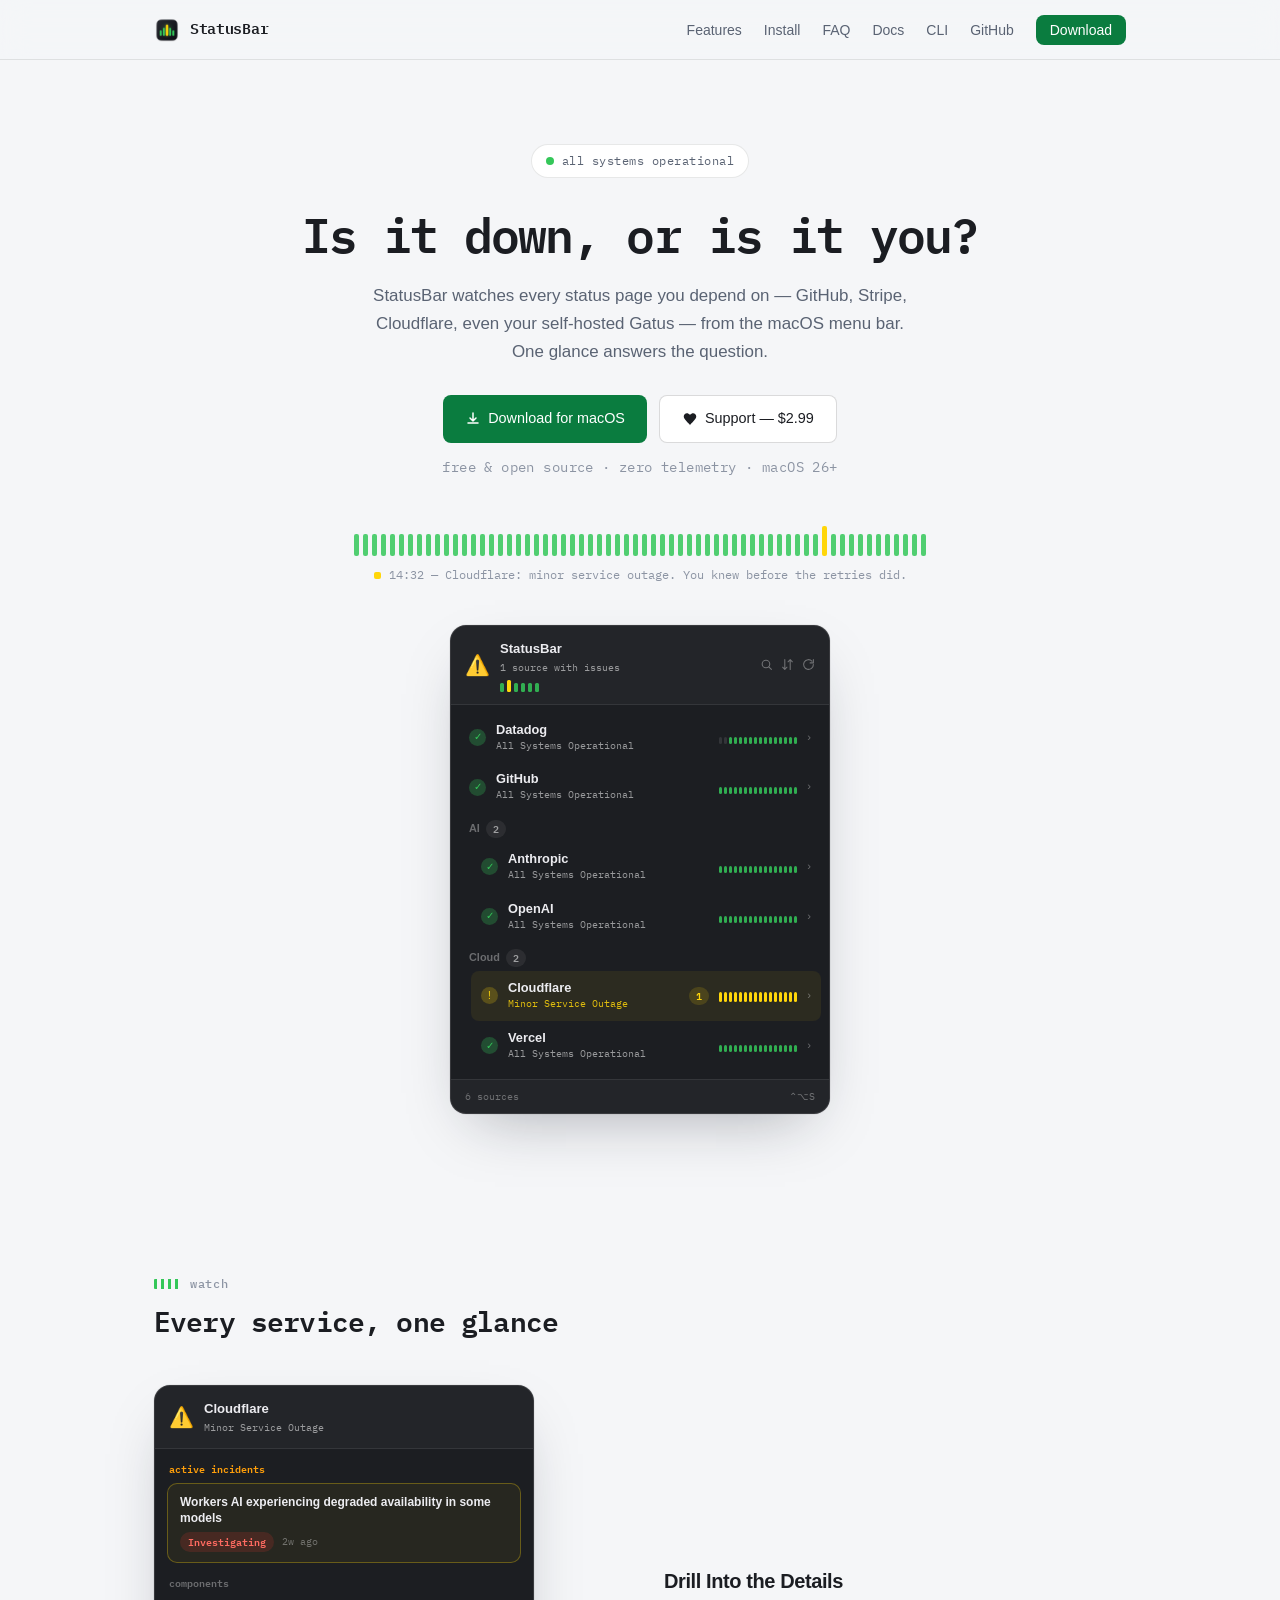
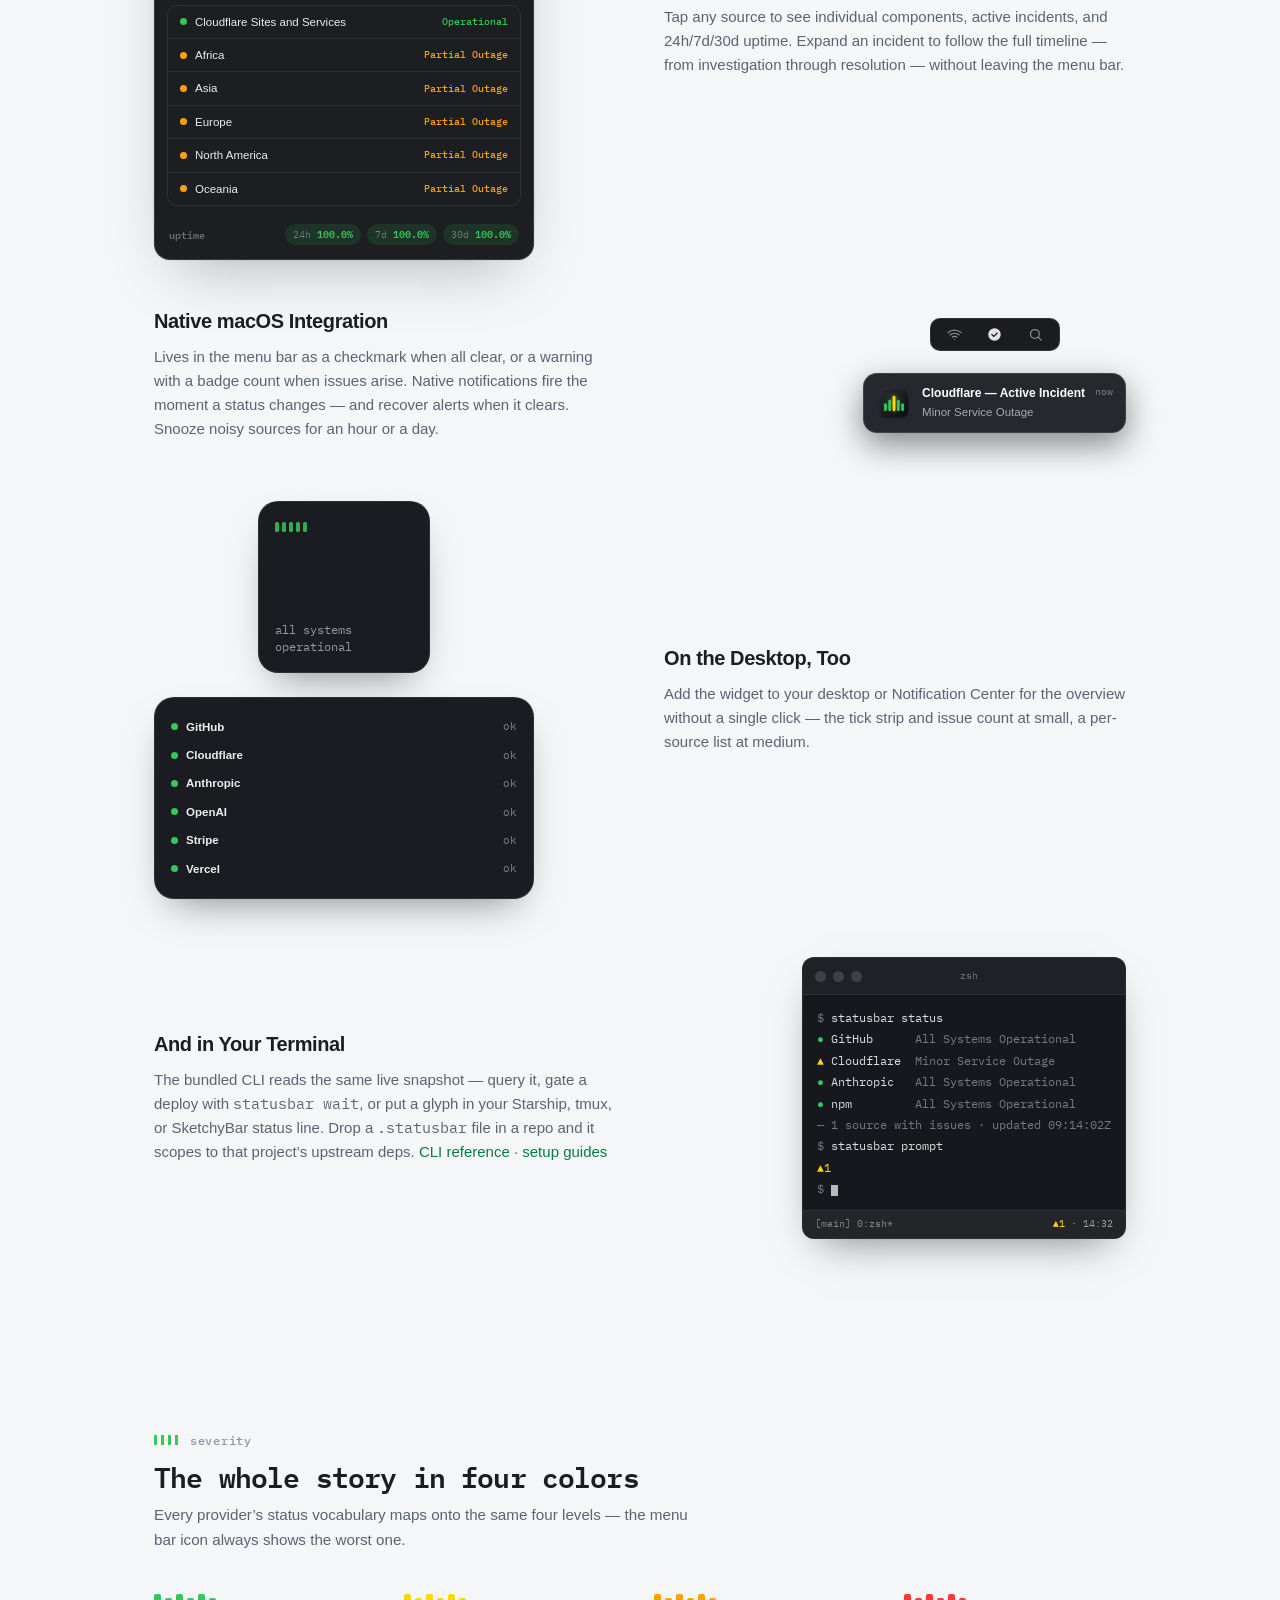
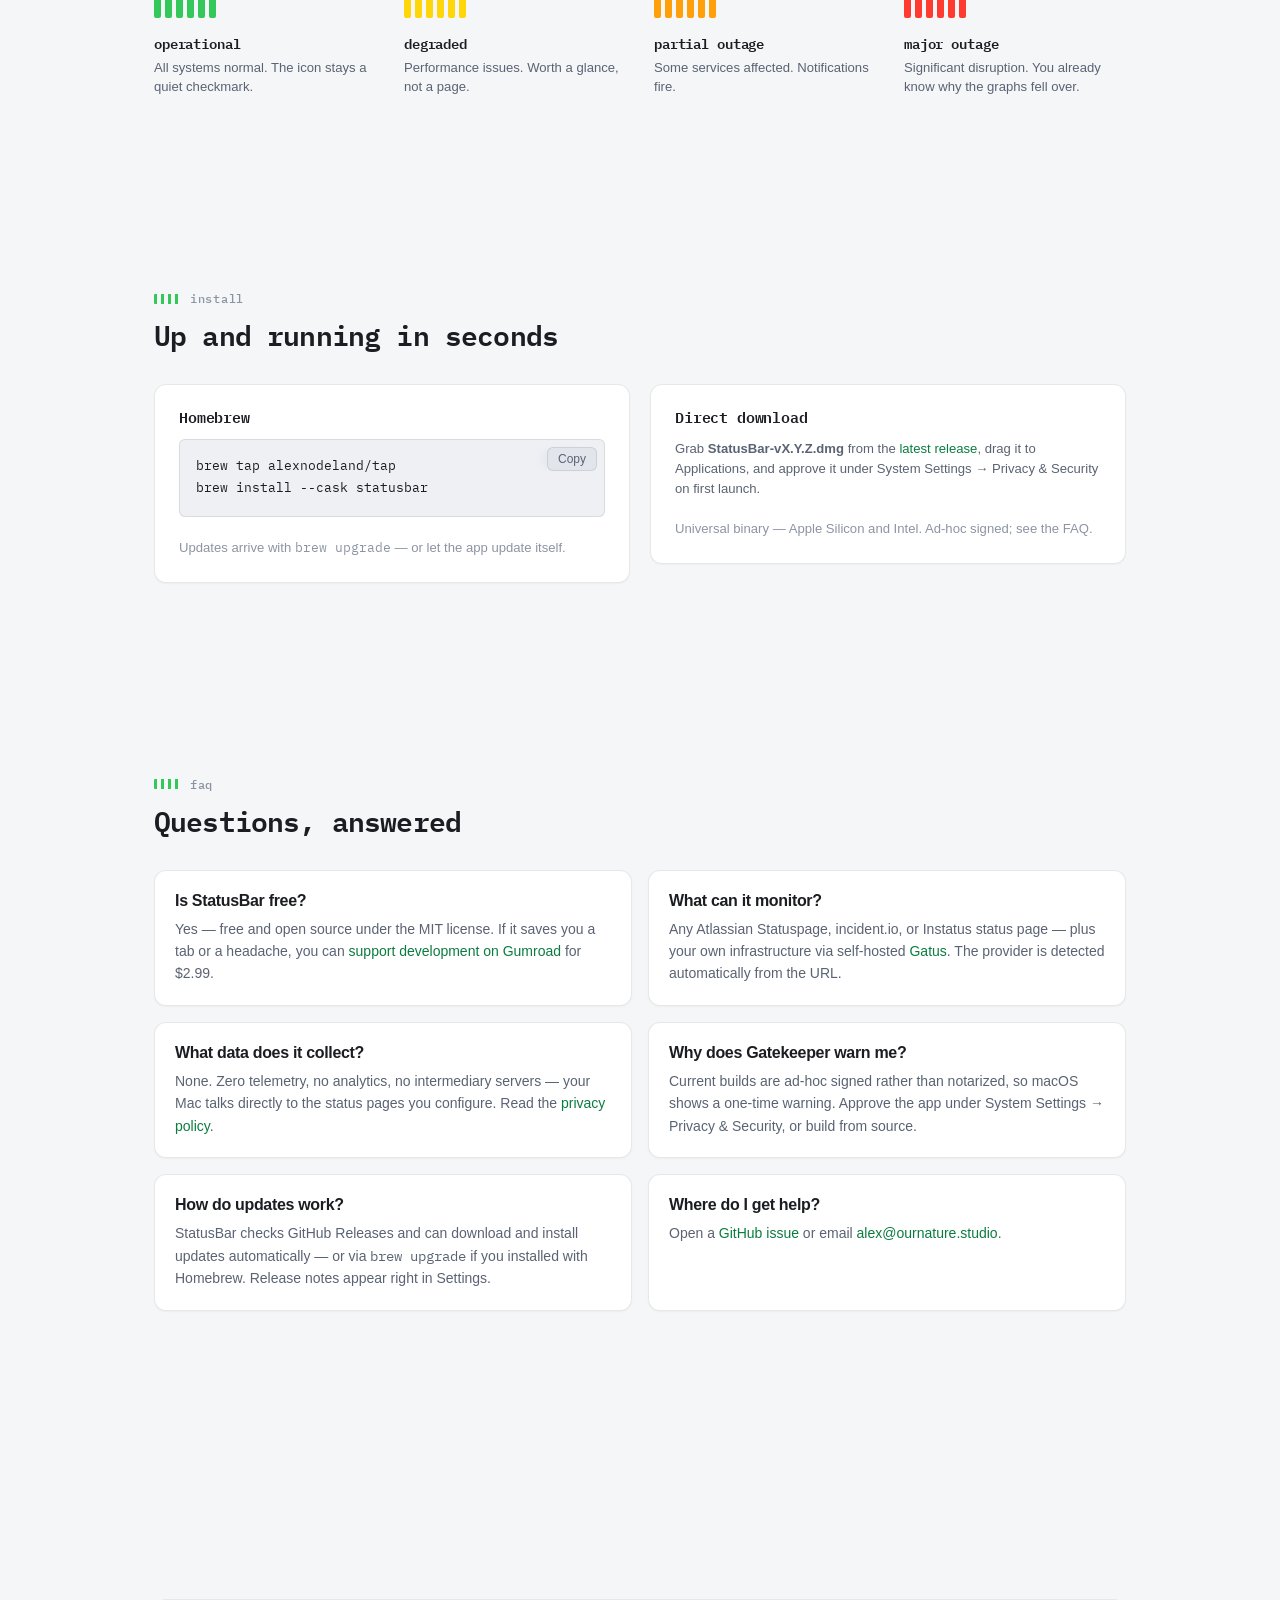
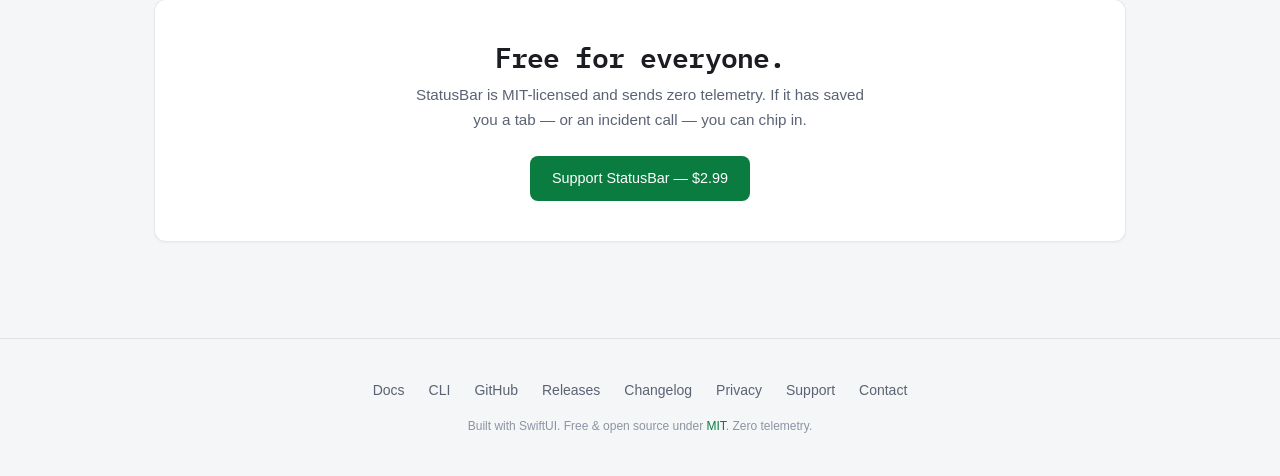
<file: docs/index.html>
<!DOCTYPE html>
<html lang="en">
<head>
  <meta charset="UTF-8">
  <meta name="viewport" content="width=device-width, initial-scale=1.0">
  <title>StatusBar — Is it down, or is it you?</title>
  <meta name="description" content="StatusBar watches every status page you depend on — Atlassian Statuspage, incident.io, Instatus, and self-hosted Gatus — from the macOS menu bar. Free, open source, zero telemetry.">
  <meta property="og:title" content="StatusBar — Is it down, or is it you?">
  <meta property="og:description" content="Every status page you depend on — plus your own Gatus infrastructure — in one macOS menu bar icon. Free, open source, zero telemetry.">
  <meta property="og:image" content="https://alexnodeland.github.io/StatusBar/og.png">
  <meta property="og:url" content="https://alexnodeland.github.io/StatusBar/">
  <meta property="og:type" content="website">
  <meta name="twitter:card" content="summary_large_image">
  <meta name="twitter:image" content="https://alexnodeland.github.io/StatusBar/og.png">
  <link rel="canonical" href="https://alexnodeland.github.io/StatusBar/">
  <meta name="theme-color" content="#F5F6F8">
  <link rel="icon" href="icon-128.png?v=2" type="image/png">
  <link rel="apple-touch-icon" href="icon.png?v=2">
  <link rel="preconnect" href="https://fonts.googleapis.com">
  <link rel="preconnect" href="https://fonts.gstatic.com" crossorigin>
  <link href="https://fonts.googleapis.com/css2?family=IBM+Plex+Mono:wght@400;500;600&display=swap" rel="stylesheet">
  <link rel="stylesheet" href="style.css?v=5">
  <script type="application/ld+json">
  {
    "@context": "https://schema.org",
    "@type": "SoftwareApplication",
    "name": "StatusBar",
    "operatingSystem": "macOS 26+",
    "applicationCategory": "UtilitiesApplication",
    "description": "Native macOS menu bar app that monitors status pages: Atlassian Statuspage, incident.io, Instatus, and self-hosted Gatus.",
    "offers": { "@type": "Offer", "price": "0", "priceCurrency": "USD" },
    "url": "https://alexnodeland.github.io/StatusBar/",
    "downloadUrl": "https://github.com/alexnodeland/StatusBar/releases/latest",
    "author": { "@type": "Person", "name": "Alex Nodeland" },
    "license": "https://github.com/alexnodeland/StatusBar/blob/main/LICENSE"
  }
  </script>
</head>
<body>

  <!-- shared nav — keep in sync across index.html / docs.html / cli.html -->
  <nav class="nav" id="nav">
    <div class="nav-inner">
      <a href="index.html" class="nav-brand">
        <img src="icon-128.png?v=2" alt="" width="26" height="26">
        StatusBar
      </a>
      <button class="nav-toggle" id="nav-toggle" aria-label="Toggle navigation">
        <svg width="20" height="20" viewBox="0 0 20 20" fill="none" stroke="currentColor" stroke-width="1.5" stroke-linecap="round">
          <line x1="3" y1="5" x2="17" y2="5"/>
          <line x1="3" y1="10" x2="17" y2="10"/>
          <line x1="3" y1="15" x2="17" y2="15"/>
        </svg>
      </button>
      <ul class="nav-links" id="nav-links">
        <li><a href="#features">Features</a></li>
        <li><a href="#install">Install</a></li>
        <li><a href="#faq">FAQ</a></li>
        <li><a href="docs.html">Docs</a></li>
        <li><a href="cli.html">CLI</a></li>
        <li><a href="https://github.com/alexnodeland/StatusBar">GitHub</a></li>
        <li><a class="nav-cta" href="https://github.com/alexnodeland/StatusBar/releases/latest">Download</a></li>
      </ul>
    </div>
  </nav>

  <!-- Hero -->
  <section class="hero" id="hero">
    <div class="container">
      <p class="hero-status"><span class="dot" aria-hidden="true"></span> all systems operational</p>
      <h1>Is it down, or is it&nbsp;you?</h1>
      <p class="hero-tagline">StatusBar watches every status page you depend on &mdash; GitHub, Stripe, Cloudflare, even your self-hosted Gatus &mdash; from the macOS menu bar. One glance answers the question.</p>
      <div class="hero-ctas">
        <a href="https://github.com/alexnodeland/StatusBar/releases/latest" class="btn btn-primary">
          <svg width="16" height="16" viewBox="0 0 16 16" fill="none" stroke="currentColor" stroke-width="1.5" stroke-linecap="round" stroke-linejoin="round"><path d="M8 2v8m0 0L5 7m3 3 3-3M3 12h10"/></svg>
          Download for macOS
        </a>
        <a href="https://ournature.gumroad.com/l/statusbar" class="btn btn-secondary">
          <svg width="16" height="16" viewBox="0 0 16 16" fill="currentColor"><path d="M8 14.25l-.345-.666C4.451 10.048 1.75 7.717 1.75 5.5 1.75 3.71 3.16 2.25 4.9 2.25c1.093 0 2.145.543 3.1 1.582.955-1.039 2.007-1.582 3.1-1.582 1.74 0 3.15 1.46 3.15 3.25 0 2.217-2.701 4.548-5.905 8.084L8 14.25z"/></svg>
          Support &mdash; $2.99
        </a>
      </div>
      <p class="hero-note">free &amp; open source &middot; zero telemetry &middot; macOS 26+</p>

      <div class="tick-strip" id="tick-strip" aria-hidden="true"></div>
      <p class="tick-caption"><span class="cap-dot" aria-hidden="true"></span> 14:32 &mdash; Cloudflare: minor service outage. You knew before the retries did.</p>

      <div class="hero-shot">
        <div class="app-mock mock-popover" id="mock-popover" role="img" aria-label="StatusBar popover listing monitored services with live statuses and sparklines"></div>
      </div>
    </div>
  </section>

  <section id="features">
    <div class="container">
      <p class="section-label">watch</p>
      <h2>Every service, one glance</h2>

      <!-- Showcase 1: Drill-down detail -->
      <div class="showcase">
        <div class="showcase-image">
          <div class="app-mock mock-detail" id="mock-detail" role="img" aria-label="Source detail view showing an active Cloudflare incident, component statuses, and uptime"></div>
        </div>
        <div class="showcase-text">
          <h3>Drill Into the Details</h3>
          <p>Tap any source to see individual components, active incidents, and 24h/7d/30d uptime. Expand an incident to follow the full timeline &mdash; from investigation through resolution &mdash; without leaving the menu bar.</p>
        </div>
      </div>

      <!-- Showcase 2: Native integration, animated -->
      <div class="showcase showcase-reverse">
        <div class="showcase-image">
          <div class="mock-native" id="mock-native" role="img" aria-label="Menu bar icon flipping from operational to an incident, triggering a native notification">
            <div class="mock-menubar">
              <svg class="mb-neighbor" width="15" height="15" viewBox="0 0 24 24" fill="none" stroke="currentColor" stroke-width="2" stroke-linecap="round"><path d="M5 12.55a11 11 0 0 1 14.08 0"/><path d="M1.42 9a16 16 0 0 1 21.16 0"/><path d="M8.53 16.11a6 6 0 0 1 6.95 0"/><line x1="12" y1="20" x2="12" y2="20"/></svg>
              <span class="mb-item">
                <svg class="mb-check" width="15" height="15" viewBox="0 0 24 24" fill="currentColor"><path d="M12 2a10 10 0 1 0 0 20 10 10 0 0 0 0-20zm-1.2 14.5L6.5 12.2l1.4-1.4 2.9 2.9 5.3-5.3 1.4 1.4-6.7 6.7z"/></svg>
                <span class="mb-alert">
                  <svg width="15" height="15" viewBox="0 0 24 24" fill="currentColor"><path d="M12 2 1 21h22L12 2zm0 6 1 7h-2l1-7zm0 11.2a1.2 1.2 0 1 1 0-2.4 1.2 1.2 0 0 1 0 2.4z"/></svg>
                  <span class="mb-count">1</span>
                </span>
              </span>
              <svg class="mb-neighbor" width="15" height="15" viewBox="0 0 24 24" fill="none" stroke="currentColor" stroke-width="2" stroke-linecap="round"><circle cx="11" cy="11" r="7"/><line x1="21" y1="21" x2="16.65" y2="16.65"/></svg>
            </div>
            <div class="mock-notification">
              <img src="icon-128.png?v=2" alt="" width="36" height="36">
              <div class="mock-notif-text">
                <strong>Cloudflare &mdash; Active Incident</strong>
                <span>Minor Service Outage</span>
              </div>
              <span class="mock-notif-time">now</span>
            </div>
          </div>
        </div>
        <div class="showcase-text">
          <h3>Native macOS Integration</h3>
          <p>Lives in the menu bar as a checkmark when all clear, or a warning with a badge count when issues arise. Native notifications fire the moment a status changes &mdash; and recover alerts when it clears. Snooze noisy sources for an hour or a day.</p>
        </div>
      </div>

      <!-- Showcase 3: Desktop widget, animated -->
      <div class="showcase">
        <div class="showcase-image">
          <div class="mock-widgets" role="img" aria-label="Desktop widgets: a small widget flipping from all clear to one issue, and a medium widget listing six sources">
            <div class="widget widget-small">
              <div class="w-ticks" aria-hidden="true">
                <span></span><span class="w-tick-flip"></span><span></span><span></span><span></span>
              </div>
              <div class="w-small-state">
                <span class="w-clear">all systems<br>operational</span>
                <span class="w-issue"><b>1 issue</b><i>Cloudflare</i></span>
              </div>
            </div>
            <div class="widget widget-medium">
              <div class="w-row"><i class="w-dot"></i><span class="w-name">GitHub</span><span class="w-state">ok</span></div>
              <div class="w-row w-row-flip"><i class="w-dot w-dot-flip"></i><span class="w-name">Cloudflare</span><span class="w-state-pair"><span class="w-state">ok</span><span class="w-state warn">minor</span></span></div>
              <div class="w-row"><i class="w-dot"></i><span class="w-name">Anthropic</span><span class="w-state">ok</span></div>
              <div class="w-row"><i class="w-dot"></i><span class="w-name">OpenAI</span><span class="w-state">ok</span></div>
              <div class="w-row"><i class="w-dot"></i><span class="w-name">Stripe</span><span class="w-state">ok</span></div>
              <div class="w-row"><i class="w-dot"></i><span class="w-name">Vercel</span><span class="w-state">ok</span></div>
            </div>
          </div>
        </div>
        <div class="showcase-text">
          <h3>On the Desktop, Too</h3>
          <p>Add the widget to your desktop or Notification Center for the overview without a single click &mdash; the tick strip and issue count at small, a per-source list at medium.</p>
        </div>
      </div>

      <!-- Showcase 4: CLI & status line -->
      <div class="showcase showcase-reverse">
        <div class="showcase-image">
          <div class="mock-terminal" role="img" aria-label="A terminal running statusbar status with colored per-source output, statusbar prompt printing a compact glyph, and a tmux status line showing the same glyph">
            <div class="term-bar" aria-hidden="true"><span></span><span></span><span></span><em>zsh</em></div>
            <div class="term-body">
              <div class="term-line" style="--i:0"><span class="t-prompt">$</span> statusbar status</div>
              <div class="term-line" style="--i:1"><span class="t-ok">&#9679;</span> <span class="t-name">GitHub</span><span class="t-dim">All Systems Operational</span></div>
              <div class="term-line" style="--i:2"><span class="t-warn">&#9650;</span> <span class="t-name">Cloudflare</span><span class="t-dim">Minor Service Outage</span></div>
              <div class="term-line" style="--i:3"><span class="t-ok">&#9679;</span> <span class="t-name">Anthropic</span><span class="t-dim">All Systems Operational</span></div>
              <div class="term-line" style="--i:4"><span class="t-ok">&#9679;</span> <span class="t-name">npm</span><span class="t-dim">All Systems Operational</span></div>
              <div class="term-line t-dim" style="--i:5">&mdash; 1 source with issues &middot; updated 09:14:02Z</div>
              <div class="term-line" style="--i:6"><span class="t-prompt">$</span> statusbar prompt</div>
              <div class="term-line" style="--i:7"><span class="t-warn">&#9650;1</span></div>
              <div class="term-line" style="--i:8"><span class="t-prompt">$</span> <span class="t-cursor"></span></div>
            </div>
            <div class="term-tmux" aria-hidden="true"><span>[main] 0:zsh*</span><span class="t-tmux-right"><span class="t-warn">&#9650;1</span> &middot; 14:32</span></div>
          </div>
        </div>
        <div class="showcase-text">
          <h3>And in Your Terminal</h3>
          <p>The bundled CLI reads the same live snapshot &mdash; query it, gate a deploy with <code>statusbar wait</code>, or put a glyph in your Starship, tmux, or SketchyBar status line. Drop a <code>.statusbar</code> file in a repo and it scopes to that project&rsquo;s upstream deps. <a href="cli.html">CLI reference</a> &middot; <a href="docs.html#terminal">setup guides</a></p>
        </div>
      </div>
    </div>
  </section>

  <!-- Severity -->
  <section id="severity">
    <div class="container">
      <p class="section-label">severity</p>
      <h2>The whole story in four colors</h2>
      <p class="section-sub">Every provider&rsquo;s status vocabulary maps onto the same four levels &mdash; the menu bar icon always shows the worst one.</p>
      <div class="severity-grid">
        <div class="severity-zone green">
          <div class="zone-ticks" aria-hidden="true"><span></span><span></span><span></span><span></span><span></span><span></span></div>
          <p class="zone-label">operational</p>
          <p class="zone-desc">All systems normal. The icon stays a quiet checkmark.</p>
        </div>
        <div class="severity-zone yellow">
          <div class="zone-ticks" aria-hidden="true"><span></span><span></span><span></span><span></span><span></span><span></span></div>
          <p class="zone-label">degraded</p>
          <p class="zone-desc">Performance issues. Worth a glance, not a page.</p>
        </div>
        <div class="severity-zone orange">
          <div class="zone-ticks" aria-hidden="true"><span></span><span></span><span></span><span></span><span></span><span></span></div>
          <p class="zone-label">partial outage</p>
          <p class="zone-desc">Some services affected. Notifications fire.</p>
        </div>
        <div class="severity-zone red">
          <div class="zone-ticks" aria-hidden="true"><span></span><span></span><span></span><span></span><span></span><span></span></div>
          <p class="zone-label">major outage</p>
          <p class="zone-desc">Significant disruption. You already know why the graphs fell over.</p>
        </div>
      </div>
    </div>
  </section>

  <!-- Install -->
  <section id="install">
    <div class="container">
      <p class="section-label">install</p>
      <h2>Up and running in seconds</h2>
      <div class="install-grid">
        <div class="glass-card install-card">
          <h3>Homebrew</h3>
          <div class="code-block-wrapper">
            <pre><code>brew tap alexnodeland/tap
brew install --cask statusbar</code></pre>
            <button class="copy-btn" aria-label="Copy code">Copy</button>
          </div>
          <p class="install-note">Updates arrive with <code>brew upgrade</code> &mdash; or let the app update itself.</p>
        </div>
        <div class="glass-card install-card">
          <h3>Direct download</h3>
          <p class="zone-desc">Grab <strong>StatusBar-vX.Y.Z.dmg</strong> from the <a href="https://github.com/alexnodeland/StatusBar/releases/latest">latest release</a>, drag it to Applications, and approve it under System&nbsp;Settings&nbsp;&rarr;&nbsp;Privacy&nbsp;&amp;&nbsp;Security on first launch.</p>
          <p class="install-note">Universal binary &mdash; Apple Silicon and Intel. Ad-hoc signed; see the FAQ.</p>
        </div>
      </div>
    </div>
  </section>

  <section id="faq">
    <div class="container">
      <p class="section-label">faq</p>
      <h2>Questions, answered</h2>
      <div class="status-grid">
        <div class="glass-card status-card">
          <h3>Is StatusBar free?</h3>
          <p>Yes &mdash; free and open source under the MIT license. If it saves you a tab or a headache, you can <a href="https://ournature.gumroad.com/l/statusbar">support development on Gumroad</a> for $2.99.</p>
        </div>
        <div class="glass-card status-card">
          <h3>What can it monitor?</h3>
          <p>Any Atlassian Statuspage, incident.io, or Instatus status page &mdash; plus your own infrastructure via self-hosted <a href="https://gatus.io">Gatus</a>. The provider is detected automatically from the URL.</p>
        </div>
        <div class="glass-card status-card">
          <h3>What data does it collect?</h3>
          <p>None. Zero telemetry, no analytics, no intermediary servers &mdash; your Mac talks directly to the status pages you configure. Read the <a href="https://github.com/alexnodeland/StatusBar/blob/main/PRIVACY.md">privacy policy</a>.</p>
        </div>
        <div class="glass-card status-card">
          <h3>Why does Gatekeeper warn me?</h3>
          <p>Current builds are ad-hoc signed rather than notarized, so macOS shows a one-time warning. Approve the app under System Settings &rarr; Privacy &amp; Security, or build from source.</p>
        </div>
        <div class="glass-card status-card">
          <h3>How do updates work?</h3>
          <p>StatusBar checks GitHub Releases and can download and install updates automatically &mdash; or via <code>brew upgrade</code> if you installed with Homebrew. Release notes appear right in Settings.</p>
        </div>
        <div class="glass-card status-card">
          <h3>Where do I get help?</h3>
          <p>Open a <a href="https://github.com/alexnodeland/StatusBar/issues">GitHub issue</a> or email <a href="mailto:alex@ournature.studio">alex@ournature.studio</a>.</p>
        </div>
      </div>
    </div>
  </section>

  <!-- Support band -->
  <section class="support-container" id="support">
    <div class="container">
      <div class="glass-card support-band">
        <h2>Free for everyone.</h2>
        <p>StatusBar is MIT-licensed and sends zero telemetry. If it has saved you a tab &mdash; or an incident call &mdash; you can chip in.</p>
        <a href="https://ournature.gumroad.com/l/statusbar" class="btn btn-primary">Support StatusBar &mdash; $2.99</a>
      </div>
    </div>
  </section>

  <!-- Footer -->
  <footer class="footer">
    <div class="container">
      <nav class="footer-links">
        <a href="docs.html">Docs</a>
        <a href="cli.html">CLI</a>
        <a href="https://github.com/alexnodeland/StatusBar">GitHub</a>
        <a href="https://github.com/alexnodeland/StatusBar/releases/latest">Releases</a>
        <a href="https://github.com/alexnodeland/StatusBar/blob/main/CHANGELOG.md">Changelog</a>
        <a href="https://github.com/alexnodeland/StatusBar/blob/main/PRIVACY.md">Privacy</a>
        <a href="https://ournature.gumroad.com/l/statusbar">Support</a>
        <a href="mailto:alex@ournature.studio">Contact</a>
      </nav>
      <p class="footer-attr">Built with SwiftUI. Free &amp; open source under <a href="https://github.com/alexnodeland/StatusBar/blob/main/LICENSE">MIT</a>. Zero telemetry.</p>
    </div>
  </footer>

  <script src="script.js?v=4"></script>
</body>
</html>
</file>
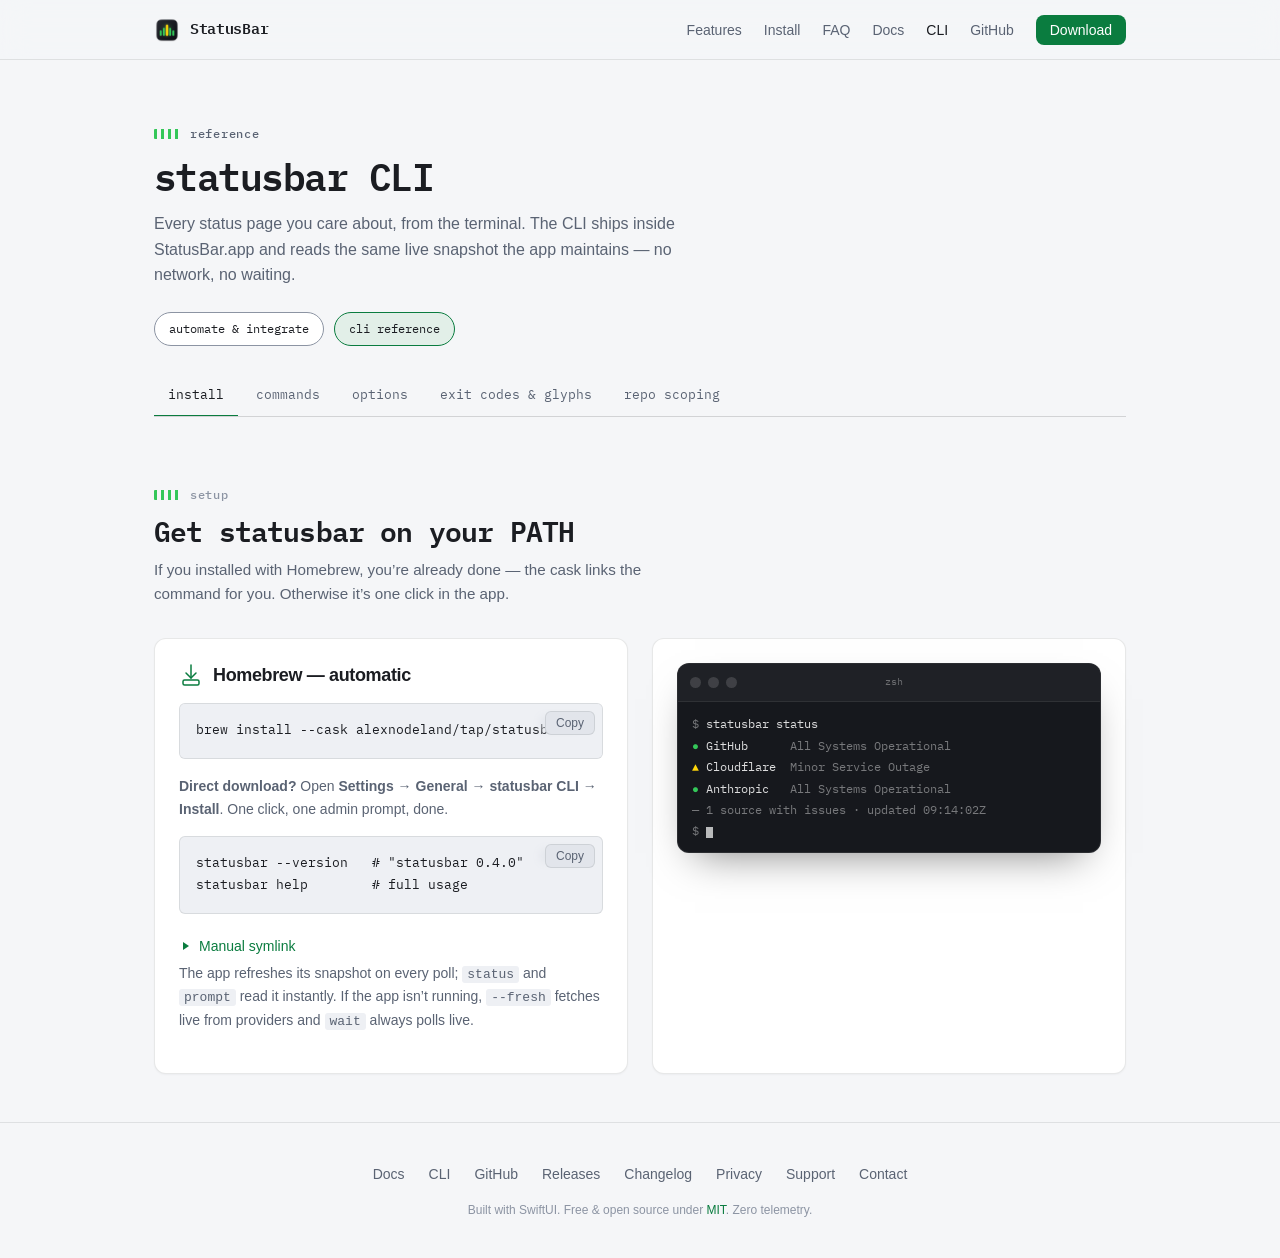
<file: docs/cli.html>
<!DOCTYPE html>
<html lang="en">
<head>
  <meta charset="UTF-8">
  <meta name="viewport" content="width=device-width, initial-scale=1.0">
  <title>StatusBar CLI Reference</title>
  <meta name="description" content="Complete reference for the statusbar CLI: commands, options, exit codes, glyphs, and .statusbar repo scoping.">
  <meta property="og:title" content="StatusBar CLI Reference">
  <meta property="og:description" content="Commands, options, exit codes, glyphs, and .statusbar repo scoping for the bundled statusbar CLI.">
  <meta property="og:image" content="https://alexnodeland.github.io/StatusBar/og.png">
  <meta property="og:url" content="https://alexnodeland.github.io/StatusBar/cli.html">
  <meta property="og:type" content="website">
  <meta name="twitter:card" content="summary_large_image">
  <link rel="canonical" href="https://alexnodeland.github.io/StatusBar/cli.html">
  <meta name="theme-color" content="#F5F6F8">
  <link rel="icon" href="icon-128.png?v=2" type="image/png">
  <link rel="apple-touch-icon" href="icon.png?v=2">
  <link rel="preconnect" href="https://fonts.googleapis.com">
  <link rel="preconnect" href="https://fonts.gstatic.com" crossorigin>
  <link href="https://fonts.googleapis.com/css2?family=IBM+Plex+Mono:wght@400;500;600&display=swap" rel="stylesheet">
  <link rel="stylesheet" href="style.css?v=5">
</head>
<body class="docs-page">

  <!-- shared nav — keep in sync across index.html / docs.html / cli.html -->
  <nav class="nav" id="nav">
    <div class="nav-inner">
      <a href="index.html" class="nav-brand">
        <img src="icon-128.png?v=2" alt="" width="26" height="26">
        StatusBar
      </a>
      <button class="nav-toggle" id="nav-toggle" aria-label="Toggle navigation">
        <svg width="20" height="20" viewBox="0 0 20 20" fill="none" stroke="currentColor" stroke-width="1.5" stroke-linecap="round">
          <line x1="3" y1="5" x2="17" y2="5"/>
          <line x1="3" y1="10" x2="17" y2="10"/>
          <line x1="3" y1="15" x2="17" y2="15"/>
        </svg>
      </button>
      <ul class="nav-links" id="nav-links">
        <li><a href="index.html#features">Features</a></li>
        <li><a href="index.html#install">Install</a></li>
        <li><a href="index.html#faq">FAQ</a></li>
        <li><a href="docs.html">Docs</a></li>
        <li><a href="cli.html" class="active" aria-current="page">CLI</a></li>
        <li><a href="https://github.com/alexnodeland/StatusBar">GitHub</a></li>
        <li><a class="nav-cta" href="https://github.com/alexnodeland/StatusBar/releases/latest">Download</a></li>
      </ul>
    </div>
  </nav>

  <!-- Page head -->
  <header class="page-head">
    <div class="container">
      <p class="section-label">reference</p>
      <h1><code>statusbar</code> CLI</h1>
      <p>Every status page you care about, from the terminal. The CLI ships inside StatusBar.app and reads the same live snapshot the app maintains &mdash; no network, no waiting.</p>
      <nav class="toc-chips" aria-label="Documentation">
        <a href="docs.html" class="toc-chip-page">automate &amp; integrate</a>
        <a href="cli.html" class="toc-chip-page" aria-current="page">cli reference</a>
      </nav>
      <nav class="tab-bar" aria-label="Page sections">
        <a href="#cli-install">install</a>
        <a href="#cli-commands">commands</a>
        <a href="#cli-options">options</a>
        <a href="#cli-exit">exit codes &amp; glyphs</a>
        <a href="#cli-scoping">repo scoping</a>
      </nav>
    </div>
  </header>

  <section id="cli-install" class="tab-panel">
    <div class="container">
      <p class="section-label">setup</p>
      <h2>Get <code>statusbar</code> on your PATH</h2>
      <p class="section-sub">If you installed with Homebrew, you&rsquo;re already done &mdash; the cask links the command for you. Otherwise it&rsquo;s one click in the app.</p>

      <div class="automate-row">
        <div class="glass-card automate-card">
          <div class="automate-card-header">
            <svg width="24" height="24" viewBox="0 0 24 24" fill="none" stroke="currentColor" stroke-width="1.5" stroke-linecap="round" stroke-linejoin="round"><path d="M12 2v13"/><path d="m7 10 5 5 5-5"/><rect x="4" y="17" width="16" height="5" rx="1.5"/></svg>
            <h3>Homebrew &mdash; automatic</h3>
          </div>
          <div class="code-block-wrapper">
            <pre><code>brew install --cask alexnodeland/tap/statusbar</code></pre>
            <button class="copy-btn" aria-label="Copy code">Copy</button>
          </div>
          <p class="automate-desc"><strong>Direct download?</strong> Open <strong>Settings &rarr; General &rarr; statusbar CLI &rarr; Install</strong>. One click, one admin prompt, done.</p>
          <div class="code-block-wrapper">
            <pre><code>statusbar --version   # "statusbar 0.4.0"
statusbar help        # full usage</code></pre>
            <button class="copy-btn" aria-label="Copy code">Copy</button>
          </div>
          <div class="collapsible">
            <button class="collapsible-trigger" id="manual-link-trigger">
              <svg width="12" height="12" viewBox="0 0 12 12" fill="currentColor"><path d="M4 2l6 4-6 4z"/></svg>
              Manual symlink
            </button>
            <div class="collapsible-content" id="manual-link-content">
              <div class="code-block-wrapper">
                <pre><code>sudo ln -sf /Applications/StatusBar.app/Contents/MacOS/statusbar-cli \
  /usr/local/bin/statusbar</code></pre>
                <button class="copy-btn" aria-label="Copy code">Copy</button>
              </div>
            </div>
          </div>
          <p class="automate-desc">The app refreshes its snapshot on every poll; <code>status</code> and <code>prompt</code> read it instantly. If the app isn&rsquo;t running, <code>--fresh</code> fetches live from providers and <code>wait</code> always polls live.</p>
        </div>

        <div class="glass-card automate-card">
          <div class="mock-terminal" role="img" aria-label="A terminal showing statusbar status output with colored glyphs per source and a summary line">
            <div class="term-bar" aria-hidden="true"><span></span><span></span><span></span><em>zsh</em></div>
            <div class="term-body">
              <div class="term-line" style="--i:0"><span class="t-prompt">$</span> statusbar status</div>
              <div class="term-line" style="--i:1"><span class="t-ok">&#9679;</span> <span class="t-name">GitHub</span><span class="t-dim">All Systems Operational</span></div>
              <div class="term-line" style="--i:2"><span class="t-warn">&#9650;</span> <span class="t-name">Cloudflare</span><span class="t-dim">Minor Service Outage</span></div>
              <div class="term-line" style="--i:3"><span class="t-ok">&#9679;</span> <span class="t-name">Anthropic</span><span class="t-dim">All Systems Operational</span></div>
              <div class="term-line t-dim" style="--i:4">&mdash; 1 source with issues &middot; updated 09:14:02Z</div>
              <div class="term-line" style="--i:5"><span class="t-prompt">$</span> <span class="t-cursor"></span></div>
            </div>
          </div>
        </div>
      </div>
    </div>
  </section>

  <section id="cli-commands" class="tab-panel">
    <div class="container">
      <p class="section-label">commands</p>
      <h2>Commands</h2>

      <div class="glass-card automate-card automate-card-wide">
        <table class="hook-table">
          <thead>
            <tr><th>Command</th><th>What it does</th></tr>
          </thead>
          <tbody>
            <tr><td><code>status [name]</code></td><td>Current status for all sources, or one by name (case-insensitive, substring match). Reads the cache; exits <code>0</code> when all clear, <code>1</code> on issues.</td></tr>
            <tr><td><code>list</code></td><td>Alias for <code>status</code>.</td></tr>
            <tr><td><code>wait &lt;name&gt;</code></td><td>Block until the source is operational again, polling the provider live. Gate a deploy: <code>statusbar wait npm &amp;&amp; npm publish</code>.</td></tr>
            <tr><td><code>prompt</code></td><td>One compact glyph for shell prompts: <code>&#9679;</code> when clear, <code>&#9650;1</code> when one source has issues, <code>&#10006;2</code> at critical. Honors <code>.statusbar</code> repo scoping.</td></tr>
            <tr><td><code>refresh</code></td><td>Ask the running app to refresh all sources now (via the <code>statusbar://</code> URL scheme).</td></tr>
            <tr><td><code>open [name]</code></td><td>Open the popover, optionally focused on a source.</td></tr>
            <tr><td><code>add &lt;url&gt; [name]</code></td><td>Add a status page through the app.</td></tr>
            <tr><td><code>remove &lt;name&gt;</code></td><td>Remove a source through the app.</td></tr>
            <tr><td><code>cache-path</code></td><td>Print the status cache location.</td></tr>
            <tr><td><code>version</code></td><td>Print the StatusBar version. Also <code>--version</code> / <code>-v</code>.</td></tr>
            <tr><td><code>help</code></td><td>Show usage. Also <code>--help</code> / <code>-h</code>.</td></tr>
          </tbody>
        </table>
      </div>

      <div class="glass-card automate-card automate-card-wide">
        <div class="automate-card-header">
          <svg width="24" height="24" viewBox="0 0 24 24" fill="none" stroke="currentColor" stroke-width="1.5" stroke-linecap="round" stroke-linejoin="round"><polyline points="4 17 10 11 4 5"/><line x1="12" y1="19" x2="20" y2="19"/></svg>
          <h3>Examples</h3>
        </div>
        <div class="code-block-wrapper">
          <pre><code>statusbar status                  # every source, colored, one line each
statusbar status github           # just GitHub
statusbar status --json | jq .    # machine-readable snapshot
statusbar status --fresh          # bypass the cache, fetch live
statusbar wait npm &amp;&amp; npm publish # block until npm recovers
statusbar wait api --timeout 600 --interval 15
statusbar prompt                  # "&#9679;" or "&#9650;1" for your prompt
statusbar add https://status.openai.com OpenAI</code></pre>
          <button class="copy-btn" aria-label="Copy code">Copy</button>
        </div>
      </div>
    </div>
  </section>

  <section id="cli-options" class="tab-panel">
    <div class="container">
      <p class="section-label">options</p>
      <h2>Options</h2>

      <div class="glass-card automate-card automate-card-wide">
        <table class="hook-table">
          <thead>
            <tr><th>Flag</th><th>Applies to</th><th>Effect</th></tr>
          </thead>
          <tbody>
            <tr><td><code>--json</code></td><td><code>status</code></td><td>Machine-readable output: the full snapshot, or one source as a flat object.</td></tr>
            <tr><td><code>--fresh</code></td><td><code>status</code></td><td>Fetch live from each provider instead of reading the cache. Works without the app running.</td></tr>
            <tr><td><code>--all</code></td><td><code>status</code>, <code>prompt</code></td><td>Ignore a <code>.statusbar</code> repo scope and show every source.</td></tr>
            <tr><td><code>--timeout &lt;sec&gt;</code></td><td><code>wait</code></td><td>Give up after N seconds. Default 1800.</td></tr>
            <tr><td><code>--interval &lt;sec&gt;</code></td><td><code>wait</code></td><td>Poll every N seconds. Default 30, minimum 5.</td></tr>
          </tbody>
        </table>
      </div>
    </div>
  </section>

  <section id="cli-exit" class="tab-panel">
    <div class="container">
      <p class="section-label">signals</p>
      <h2>Exit codes &amp; glyphs</h2>
      <p class="section-sub">Both are stable interfaces &mdash; script against them.</p>

      <div class="automate-row">
        <div class="glass-card automate-card">
          <div class="automate-card-header">
            <svg width="24" height="24" viewBox="0 0 24 24" fill="none" stroke="currentColor" stroke-width="1.5" stroke-linecap="round" stroke-linejoin="round"><path d="M9 12l2 2 4-4"/><circle cx="12" cy="12" r="9"/></svg>
            <h3>Exit codes</h3>
          </div>
          <table class="hook-table">
            <tbody>
              <tr><td><code>0</code></td><td>All monitored sources operational</td></tr>
              <tr><td><code>1</code></td><td>At least one source has issues</td></tr>
              <tr><td><code>2</code></td><td>Unknown status, no cache yet, or no source matched</td></tr>
              <tr><td><code>64</code></td><td>Usage error or unknown command</td></tr>
            </tbody>
          </table>
        </div>

        <div class="glass-card automate-card">
          <div class="automate-card-header">
            <svg width="24" height="24" viewBox="0 0 24 24" fill="none" stroke="currentColor" stroke-width="1.5" stroke-linecap="round" stroke-linejoin="round"><circle cx="12" cy="12" r="3"/><circle cx="12" cy="12" r="9" stroke-dasharray="2 3"/></svg>
            <h3>Glyphs</h3>
          </div>
          <table class="hook-table">
            <tbody>
              <tr><td><code class="t-ok">&#9679;</code></td><td>Operational (green)</td></tr>
              <tr><td><code class="t-warn">&#9650;</code></td><td>Minor outage (yellow) / major outage (orange)</td></tr>
              <tr><td><code style="color: var(--status-red)">&#10006;</code></td><td>Critical outage (red)</td></tr>
              <tr><td><code>&#9675;</code></td><td>Unknown (gray)</td></tr>
            </tbody>
          </table>
          <p class="automate-desc">Colors turn off automatically when output is piped, or when <code>NO_COLOR</code> is set.</p>
        </div>
      </div>
    </div>
  </section>

  <section id="cli-scoping" class="tab-panel">
    <div class="container">
      <p class="section-label">scoping</p>
      <h2>Repo scoping with <code>.statusbar</code></h2>
      <p class="section-sub">Drop a <code>.statusbar</code> file in a repo and <code>status</code>/<code>prompt</code> report only that project&rsquo;s upstream dependencies. The CLI walks up from the working directory to find it &mdash; like <code>.gitignore</code>.</p>

      <div class="automate-row">
        <div class="glass-card automate-card">
          <div class="code-block-wrapper">
            <pre><code># .statusbar — upstream deps for this repo
# one source name per line
GitHub
npm
Vercel</code></pre>
            <button class="copy-btn" aria-label="Copy code">Copy</button>
          </div>
          <p class="automate-desc">Names match case-insensitively against your monitored sources. A name you don&rsquo;t monitor yet prints a hint: <code>not monitored &mdash; statusbar add &lt;url&gt; npm</code>. Pass <code>--all</code> to see everything regardless.</p>
        </div>

        <div class="glass-card automate-card">
          <div class="automate-card-header">
            <svg width="24" height="24" viewBox="0 0 24 24" fill="none" stroke="currentColor" stroke-width="1.5" stroke-linecap="round" stroke-linejoin="round"><rect x="2" y="4" width="20" height="16" rx="2"/><line x1="2" y1="9" x2="22" y2="9"/></svg>
            <h3>In your status line</h3>
          </div>
          <p class="automate-desc">With scoping, <code>statusbar prompt</code> in a Starship or tmux status line shows the health of <em>the repo you&rsquo;re standing in</em> &mdash; not your whole watchlist. Copy-paste configs for Starship, tmux, and SketchyBar are in the <a href="docs.html#terminal">integration guides</a>.</p>
        </div>
      </div>
    </div>
  </section>

  <!-- Footer -->
  <footer class="footer">
    <div class="container">
      <nav class="footer-links">
        <a href="docs.html">Docs</a>
        <a href="cli.html">CLI</a>
        <a href="https://github.com/alexnodeland/StatusBar">GitHub</a>
        <a href="https://github.com/alexnodeland/StatusBar/releases/latest">Releases</a>
        <a href="https://github.com/alexnodeland/StatusBar/blob/main/CHANGELOG.md">Changelog</a>
        <a href="https://github.com/alexnodeland/StatusBar/blob/main/PRIVACY.md">Privacy</a>
        <a href="https://ournature.gumroad.com/l/statusbar">Support</a>
        <a href="mailto:alex@ournature.studio">Contact</a>
      </nav>
      <p class="footer-attr">Built with SwiftUI. Free &amp; open source under <a href="https://github.com/alexnodeland/StatusBar/blob/main/LICENSE">MIT</a>. Zero telemetry.</p>
    </div>
  </footer>

  <script src="script.js?v=4"></script>
</body>
</html>
</file>
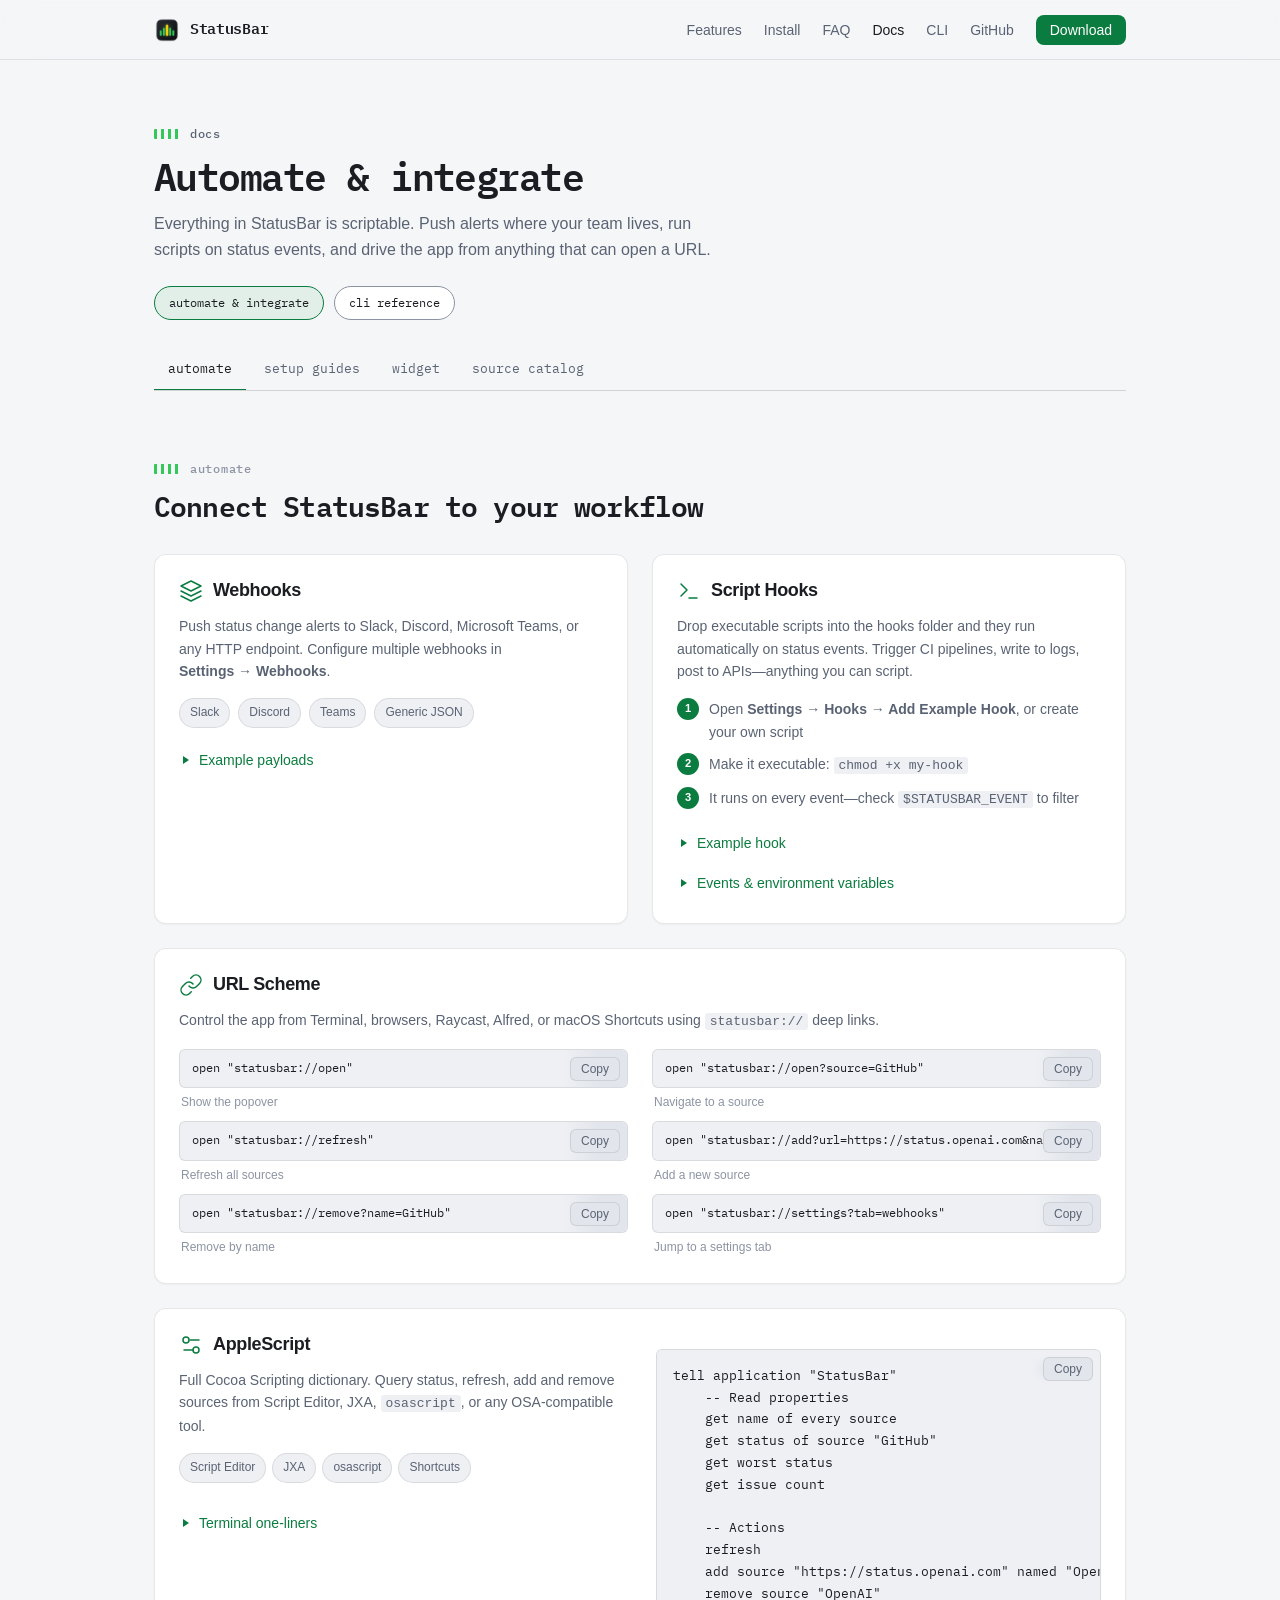
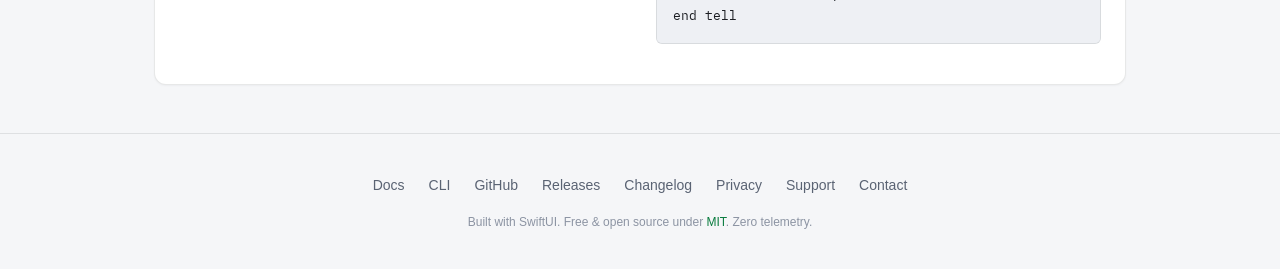
<file: docs/docs.html>
<!DOCTYPE html>
<html lang="en">
<head>
  <meta charset="UTF-8">
  <meta name="viewport" content="width=device-width, initial-scale=1.0">
  <title>StatusBar Docs — Automate &amp; Integrate</title>
  <meta name="description" content="Wire StatusBar into your workflow: webhooks for Slack, Discord, and Teams, shell script hooks, the statusbar:// URL scheme, AppleScript, and a catalog of 70+ status pages.">
  <meta property="og:title" content="StatusBar Docs — Automate &amp; Integrate">
  <meta property="og:description" content="Webhooks, script hooks, URL scheme, AppleScript, and a catalog of 70+ status pages.">
  <meta property="og:image" content="https://alexnodeland.github.io/StatusBar/og.png">
  <meta property="og:url" content="https://alexnodeland.github.io/StatusBar/docs.html">
  <meta property="og:type" content="website">
  <meta name="twitter:card" content="summary_large_image">
  <link rel="canonical" href="https://alexnodeland.github.io/StatusBar/docs.html">
  <meta name="theme-color" content="#F5F6F8">
  <link rel="icon" href="icon-128.png?v=2" type="image/png">
  <link rel="apple-touch-icon" href="icon.png?v=2">
  <link rel="preconnect" href="https://fonts.googleapis.com">
  <link rel="preconnect" href="https://fonts.gstatic.com" crossorigin>
  <link href="https://fonts.googleapis.com/css2?family=IBM+Plex+Mono:wght@400;500;600&display=swap" rel="stylesheet">
  <link rel="stylesheet" href="style.css?v=5">
</head>
<body class="docs-page">

  <!-- shared nav — keep in sync across index.html / docs.html / cli.html -->
  <nav class="nav" id="nav">
    <div class="nav-inner">
      <a href="index.html" class="nav-brand">
        <img src="icon-128.png?v=2" alt="" width="26" height="26">
        StatusBar
      </a>
      <button class="nav-toggle" id="nav-toggle" aria-label="Toggle navigation">
        <svg width="20" height="20" viewBox="0 0 20 20" fill="none" stroke="currentColor" stroke-width="1.5" stroke-linecap="round">
          <line x1="3" y1="5" x2="17" y2="5"/>
          <line x1="3" y1="10" x2="17" y2="10"/>
          <line x1="3" y1="15" x2="17" y2="15"/>
        </svg>
      </button>
      <ul class="nav-links" id="nav-links">
        <li><a href="index.html#features">Features</a></li>
        <li><a href="index.html#install">Install</a></li>
        <li><a href="index.html#faq">FAQ</a></li>
        <li><a href="docs.html" class="active" aria-current="page">Docs</a></li>
        <li><a href="cli.html">CLI</a></li>
        <li><a href="https://github.com/alexnodeland/StatusBar">GitHub</a></li>
        <li><a class="nav-cta" href="https://github.com/alexnodeland/StatusBar/releases/latest">Download</a></li>
      </ul>
    </div>
  </nav>

  <!-- Page head -->
  <header class="page-head">
    <div class="container">
      <p class="section-label">docs</p>
      <h1>Automate &amp; integrate</h1>
      <p>Everything in StatusBar is scriptable. Push alerts where your team lives, run scripts on status events, and drive the app from anything that can open a URL.</p>
      <nav class="toc-chips" aria-label="Documentation">
        <a href="docs.html" class="toc-chip-page" aria-current="page">automate &amp; integrate</a>
        <a href="cli.html" class="toc-chip-page">cli reference</a>
      </nav>
      <nav class="tab-bar" aria-label="Page sections">
        <a href="#automate">automate</a>
        <a href="#terminal">setup guides</a>
        <a href="#widget">widget</a>
        <a href="#catalog">source catalog</a>
      </nav>
    </div>
  </header>

  <section id="automate" class="tab-panel">
    <div class="container">
      <p class="section-label">automate</p>
      <h2>Connect StatusBar to your workflow</h2>

      <!-- Top row: Webhooks + Script Hooks -->
      <div class="automate-row">
        <!-- Webhooks -->
        <div class="glass-card automate-card" id="webhooks">
          <div class="automate-card-header">
            <svg width="24" height="24" viewBox="0 0 24 24" fill="none" stroke="currentColor" stroke-width="1.5" stroke-linecap="round" stroke-linejoin="round"><path d="M12 2L2 7l10 5 10-5-10-5z"/><path d="M2 17l10 5 10-5"/><path d="M2 12l10 5 10-5"/></svg>
            <h3>Webhooks</h3>
          </div>
          <p class="automate-desc">Push status change alerts to Slack, Discord, Microsoft Teams, or any HTTP endpoint. Configure multiple webhooks in <strong>Settings&nbsp;&rarr;&nbsp;Webhooks</strong>.</p>

          <div class="webhook-platforms">
            <span class="webhook-badge">Slack</span>
            <span class="webhook-badge">Discord</span>
            <span class="webhook-badge">Teams</span>
            <span class="webhook-badge">Generic JSON</span>
          </div>

          <div class="collapsible">
            <button class="collapsible-trigger" id="webhook-payload-trigger">
              <svg width="12" height="12" viewBox="0 0 12 12" fill="currentColor"><path d="M4 2l6 4-6 4z"/></svg>
              Example payloads
            </button>
            <div class="collapsible-content" id="webhook-payload-content">
              <table class="hook-table">
                <thead>
                  <tr><th>Platform</th><th>Payload shape</th></tr>
                </thead>
                <tbody>
                  <tr><td><code>Slack</code></td><td>Block Kit &mdash; <code>{ "attachments": [{ "color", "blocks" }] }</code></td></tr>
                  <tr><td><code>Discord</code></td><td>Embeds &mdash; <code>{ "embeds": [{ "title", "description", "color", "fields" }] }</code></td></tr>
                  <tr><td><code>Teams</code></td><td>Adaptive Card &mdash; <code>{ "type": "message", "attachments": [{ "content": { "type": "AdaptiveCard" } }] }</code></td></tr>
                  <tr><td><code>Generic</code></td><td>Flat JSON &mdash; <code>{ "source", "title", "body", "severity", "event", "url", "timestamp", "components" }</code></td></tr>
                </tbody>
              </table>
              <p class="hook-table-note">Webhooks fire on every status change. Each webhook has an enable/disable toggle and a 10-second request timeout.</p>
            </div>
          </div>
        </div>

        <!-- Script Hooks -->
        <div class="glass-card automate-card" id="hooks">
          <div class="automate-card-header">
            <svg width="24" height="24" viewBox="0 0 24 24" fill="none" stroke="currentColor" stroke-width="1.5" stroke-linecap="round" stroke-linejoin="round"><polyline points="4 17 10 11 4 5"/><line x1="12" y1="19" x2="20" y2="19"/></svg>
            <h3>Script Hooks</h3>
          </div>
          <p class="automate-desc">Drop executable scripts into the hooks folder and they run automatically on status events. Trigger CI pipelines, write to logs, post to APIs&mdash;anything you can script.</p>

          <div class="hook-steps">
            <div class="hook-step">
              <span class="hook-step-num">1</span>
              <span>Open <strong>Settings &rarr; Hooks &rarr; Add Example Hook</strong>, or create your own script</span>
            </div>
            <div class="hook-step">
              <span class="hook-step-num">2</span>
              <span>Make it executable: <code>chmod +x my-hook</code></span>
            </div>
            <div class="hook-step">
              <span class="hook-step-num">3</span>
              <span>It runs on every event&mdash;check <code>$STATUSBAR_EVENT</code> to filter</span>
            </div>
          </div>

          <div class="collapsible">
            <button class="collapsible-trigger" id="hook-example-trigger">
              <svg width="12" height="12" viewBox="0 0 12 12" fill="currentColor"><path d="M4 2l6 4-6 4z"/></svg>
              Example hook
            </button>
            <div class="collapsible-content" id="hook-example-content">
              <div class="code-block-wrapper">
                <pre><code>#!/bin/bash
# Log status changes to a file
[ "$STATUSBAR_EVENT" = "on-status-change" ] || exit 0

LOG="$HOME/Library/Logs/StatusBar/hooks.log"
mkdir -p "$(dirname "$LOG")"
echo "[$(date)] $STATUSBAR_SOURCE_NAME: $STATUSBAR_TITLE" &gt;&gt; "$LOG"</code></pre>
                <button class="copy-btn" aria-label="Copy code">Copy</button>
              </div>
            </div>
          </div>

          <div class="collapsible">
            <button class="collapsible-trigger" id="hook-events-trigger">
              <svg width="12" height="12" viewBox="0 0 12 12" fill="currentColor"><path d="M4 2l6 4-6 4z"/></svg>
              Events &amp; environment variables
            </button>
            <div class="collapsible-content" id="hook-events-content">
              <table class="hook-table">
                <thead>
                  <tr><th>Event</th><th>When</th></tr>
                </thead>
                <tbody>
                  <tr><td><code>on-status-change</code></td><td>Source status severity changes</td></tr>
                  <tr><td><code>on-refresh</code></td><td>All sources finish refreshing</td></tr>
                  <tr><td><code>on-source-add</code></td><td>A new source is added</td></tr>
                  <tr><td><code>on-source-remove</code></td><td>A source is removed</td></tr>
                </tbody>
              </table>
              <table class="hook-table">
                <thead>
                  <tr><th>Variable</th><th>Events</th></tr>
                </thead>
                <tbody>
                  <tr><td><code>STATUSBAR_EVENT</code></td><td>All</td></tr>
                  <tr><td><code>STATUSBAR_SOURCE_NAME</code></td><td>status-change, add, remove</td></tr>
                  <tr><td><code>STATUSBAR_SOURCE_URL</code></td><td>status-change, add, remove</td></tr>
                  <tr><td><code>STATUSBAR_TITLE</code></td><td>status-change</td></tr>
                  <tr><td><code>STATUSBAR_BODY</code></td><td>status-change</td></tr>
                  <tr><td><code>STATUSBAR_SOURCE_COUNT</code></td><td>refresh</td></tr>
                  <tr><td><code>STATUSBAR_WORST_LEVEL</code></td><td>refresh</td></tr>
                </tbody>
              </table>
              <p class="hook-table-note">A full JSON payload is also piped to stdin. Scripts can be any language&mdash;just add a shebang and make them executable. 30-second timeout per execution.</p>
            </div>
          </div>
        </div>
      </div>

      <!-- URL Scheme (full-width) -->
      <div class="glass-card automate-card automate-card-wide" id="url-scheme">
        <div class="automate-card-header">
          <svg width="24" height="24" viewBox="0 0 24 24" fill="none" stroke="currentColor" stroke-width="1.5" stroke-linecap="round" stroke-linejoin="round"><path d="M10 13a5 5 0 0 0 7.54.54l3-3a5 5 0 0 0-7.07-7.07l-1.72 1.71"/><path d="M14 11a5 5 0 0 0-7.54-.54l-3 3a5 5 0 0 0 7.07 7.07l1.71-1.71"/></svg>
          <h3>URL Scheme</h3>
        </div>
        <p class="automate-desc">Control the app from Terminal, browsers, Raycast, Alfred, or macOS Shortcuts using <code>statusbar://</code> deep links.</p>
        <div class="url-examples-grid">
          <div class="url-example">
            <div class="code-block-wrapper">
              <pre><code>open "statusbar://open"</code></pre>
              <button class="copy-btn" aria-label="Copy code">Copy</button>
            </div>
            <span class="url-label">Show the popover</span>
          </div>
          <div class="url-example">
            <div class="code-block-wrapper">
              <pre><code>open "statusbar://open?source=GitHub"</code></pre>
              <button class="copy-btn" aria-label="Copy code">Copy</button>
            </div>
            <span class="url-label">Navigate to a source</span>
          </div>
          <div class="url-example">
            <div class="code-block-wrapper">
              <pre><code>open "statusbar://refresh"</code></pre>
              <button class="copy-btn" aria-label="Copy code">Copy</button>
            </div>
            <span class="url-label">Refresh all sources</span>
          </div>
          <div class="url-example">
            <div class="code-block-wrapper">
              <pre><code>open "statusbar://add?url=https://status.openai.com&amp;name=OpenAI"</code></pre>
              <button class="copy-btn" aria-label="Copy code">Copy</button>
            </div>
            <span class="url-label">Add a new source</span>
          </div>
          <div class="url-example">
            <div class="code-block-wrapper">
              <pre><code>open "statusbar://remove?name=GitHub"</code></pre>
              <button class="copy-btn" aria-label="Copy code">Copy</button>
            </div>
            <span class="url-label">Remove by name</span>
          </div>
          <div class="url-example">
            <div class="code-block-wrapper">
              <pre><code>open "statusbar://settings?tab=webhooks"</code></pre>
              <button class="copy-btn" aria-label="Copy code">Copy</button>
            </div>
            <span class="url-label">Jump to a settings tab</span>
          </div>
        </div>
      </div>

      <!-- AppleScript (full-width, two-column layout) -->
      <div class="glass-card automate-card automate-card-wide" id="applescript">
        <div class="applescript-layout">
          <div class="applescript-info">
            <div class="automate-card-header">
              <svg width="24" height="24" viewBox="0 0 24 24" fill="none" stroke="currentColor" stroke-width="1.5" stroke-linecap="round" stroke-linejoin="round"><path d="M20 7h-9"/><path d="M14 17H5"/><circle cx="17" cy="17" r="3"/><circle cx="7" cy="7" r="3"/></svg>
              <h3>AppleScript</h3>
            </div>
            <p class="automate-desc">Full Cocoa Scripting dictionary. Query status, refresh, add and remove sources from Script Editor, JXA, <code>osascript</code>, or any OSA-compatible tool.</p>
            <div class="applescript-capabilities">
              <span class="webhook-badge">Script Editor</span>
              <span class="webhook-badge">JXA</span>
              <span class="webhook-badge">osascript</span>
              <span class="webhook-badge">Shortcuts</span>
            </div>
            <div class="collapsible">
              <button class="collapsible-trigger" id="applescript-terminal-trigger">
                <svg width="12" height="12" viewBox="0 0 12 12" fill="currentColor"><path d="M4 2l6 4-6 4z"/></svg>
                Terminal one-liners
              </button>
              <div class="collapsible-content" id="applescript-terminal-content">
                <div class="code-block-wrapper">
                  <pre><code>osascript -e 'tell application "StatusBar" to get name of every source'
osascript -e 'tell application "StatusBar" to get worst status'
osascript -e 'tell application "StatusBar" to refresh'</code></pre>
                  <button class="copy-btn" aria-label="Copy code">Copy</button>
                </div>
                <p class="hook-table-note">Open Script Editor &rarr; File &rarr; Open Dictionary &rarr; StatusBar to browse the full scripting dictionary.</p>
              </div>
            </div>
          </div>
          <div class="applescript-examples">
            <div class="code-block-wrapper">
              <pre><code>tell application "StatusBar"
    -- Read properties
    get name of every source
    get status of source "GitHub"
    get worst status
    get issue count

    -- Actions
    refresh
    add source "https://status.openai.com" named "OpenAI"
    remove source "OpenAI"
end tell</code></pre>
              <button class="copy-btn" aria-label="Copy code">Copy</button>
            </div>
          </div>
        </div>
      </div>
    </div>
  </section>

  <section id="terminal" class="tab-panel">
    <div class="container">
      <p class="section-label">terminal</p>
      <h2>The CLI and your prompt</h2>
      <p class="section-sub">The app writes a status snapshot to <code>~/.cache/statusbar/status.json</code> on every refresh. The bundled CLI reads it instantly &mdash; and anything else on your Mac can too.</p>

      <div class="automate-row">
        <div class="glass-card automate-card">
          <div class="automate-card-header">
            <svg width="24" height="24" viewBox="0 0 24 24" fill="none" stroke="currentColor" stroke-width="1.5" stroke-linecap="round" stroke-linejoin="round"><polyline points="4 17 10 11 4 5"/><line x1="12" y1="19" x2="20" y2="19"/></svg>
            <h3>statusbar CLI</h3>
          </div>
          <p class="automate-desc">Bundled with the app and already on your PATH if you installed with Homebrew. Direct download? <strong>Settings &rarr; General &rarr; statusbar CLI &rarr; Install</strong> &mdash; one click.</p>
          <div class="code-block-wrapper">
            <pre><code>statusbar status            # all sources, colored, exit 0/1
statusbar status github     # one source
statusbar status --json     # machine-readable
statusbar wait npm &amp;&amp; npm publish   # block until recovery
statusbar prompt            # "●" or "▲1" for prompts</code></pre>
            <button class="copy-btn" aria-label="Copy code">Copy</button>
          </div>
          <p class="automate-desc">Drop a <code>.statusbar</code> file in a repo (one source name per line) and <code>status</code>/<code>prompt</code> scope to that project&rsquo;s upstream dependencies. Every command, flag, and exit code is in the <a href="cli.html">CLI reference</a>.</p>
          <div class="code-block-wrapper">
            <pre><code># .statusbar — upstream deps for this repo
GitHub
npm
Vercel</code></pre>
            <button class="copy-btn" aria-label="Copy code">Copy</button>
          </div>
        </div>

        <div class="glass-card automate-card">
          <div class="automate-card-header">
            <svg width="24" height="24" viewBox="0 0 24 24" fill="none" stroke="currentColor" stroke-width="1.5" stroke-linecap="round" stroke-linejoin="round"><rect x="2" y="4" width="20" height="16" rx="2"/><line x1="2" y1="9" x2="22" y2="9"/></svg>
            <h3>Status in your prompt</h3>
          </div>
          <p class="automate-desc">One glyph in your status line: <code>&#9679;</code> when clear, <code>&#9650;1</code> when something's up.</p>
          <div class="collapsible">
            <button class="collapsible-trigger" id="starship-trigger">
              <svg width="12" height="12" viewBox="0 0 12 12" fill="currentColor"><path d="M4 2l6 4-6 4z"/></svg>
              Starship
            </button>
            <div class="collapsible-content" id="starship-content">
              <div class="code-block-wrapper">
                <pre><code># ~/.config/starship.toml
[custom.statusbar]
command = "statusbar prompt"
when = true
format = "[$output]($style) "
style = "bold green"</code></pre>
                <button class="copy-btn" aria-label="Copy code">Copy</button>
              </div>
            </div>
          </div>
          <div class="collapsible">
            <button class="collapsible-trigger" id="tmux-trigger">
              <svg width="12" height="12" viewBox="0 0 12 12" fill="currentColor"><path d="M4 2l6 4-6 4z"/></svg>
              tmux
            </button>
            <div class="collapsible-content" id="tmux-content">
              <div class="code-block-wrapper">
                <pre><code># ~/.tmux.conf
set -g status-right '#(statusbar prompt) %H:%M'
set -g status-interval 60</code></pre>
                <button class="copy-btn" aria-label="Copy code">Copy</button>
              </div>
            </div>
          </div>
          <div class="collapsible">
            <button class="collapsible-trigger" id="sketchybar-trigger">
              <svg width="12" height="12" viewBox="0 0 12 12" fill="currentColor"><path d="M4 2l6 4-6 4z"/></svg>
              SketchyBar
            </button>
            <div class="collapsible-content" id="sketchybar-content">
              <div class="code-block-wrapper">
                <pre><code># ~/.config/sketchybar/plugins/statusbar.sh
#!/bin/bash
sketchybar --set "$NAME" label="$(statusbar prompt)"</code></pre>
                <button class="copy-btn" aria-label="Copy code">Copy</button>
              </div>
            </div>
          </div>
        </div>
      </div>

      <div class="glass-card automate-card automate-card-wide">
        <div class="automate-card-header">
          <svg width="24" height="24" viewBox="0 0 24 24" fill="none" stroke="currentColor" stroke-width="1.5" stroke-linecap="round" stroke-linejoin="round"><path d="M13 2 3 14h9l-1 8 10-12h-9l1-8z"/></svg>
          <h3>Shortcuts &amp; Spotlight</h3>
        </div>
        <p class="automate-desc">StatusBar exposes App Intents: <strong>Get Worst Status</strong>, <strong>Get Source Status</strong>, and <strong>Refresh Sources</strong>. Wire them into Shortcuts automations, Focus modes, or just type &ldquo;status&rdquo; into Spotlight.</p>
      </div>
    </div>
  </section>

  <section id="widget" class="tab-panel">
    <div class="container">
      <p class="section-label">desktop</p>
      <h2>The widget</h2>
      <p class="section-sub">The status overview on your desktop or in Notification Center &mdash; powered by the same snapshot the CLI reads, refreshed on a timeline.</p>

      <div class="automate-row">
        <div class="glass-card automate-card">
          <div class="automate-card-header">
            <svg width="24" height="24" viewBox="0 0 24 24" fill="none" stroke="currentColor" stroke-width="1.5" stroke-linecap="round" stroke-linejoin="round"><rect x="3" y="3" width="7" height="7" rx="1.5"/><rect x="14" y="3" width="7" height="7" rx="1.5"/><rect x="3" y="14" width="7" height="7" rx="1.5"/><rect x="14" y="14" width="7" height="7" rx="1.5"/></svg>
            <h3>Add it once</h3>
          </div>
          <p class="automate-desc">Launch StatusBar, then right-click your desktop and choose <strong>Edit Widgets&hellip;</strong> (or scroll to the bottom of Notification Center and click <strong>Edit Widgets</strong>). Search for <strong>StatusBar</strong> and drop it where you want it.</p>
          <p class="automate-desc"><strong>Small</strong> shows the tick strip with the issue count and the worst source. <strong>Medium</strong> lists up to six sources with their current state. Both update within a few minutes of every refresh.</p>
        </div>

        <div class="glass-card automate-card">
          <div class="mock-widgets" role="img" aria-label="The small desktop widget flipping between all systems operational and one issue on Cloudflare">
            <div class="widget widget-small">
              <div class="w-ticks" aria-hidden="true">
                <span></span><span class="w-tick-flip"></span><span></span><span></span><span></span>
              </div>
              <div class="w-small-state">
                <span class="w-clear">all systems<br>operational</span>
                <span class="w-issue"><b>1 issue</b><i>Cloudflare</i></span>
              </div>
            </div>
          </div>
        </div>
      </div>
    </div>
  </section>

  <section id="catalog" class="tab-panel">
    <div class="container">
      <p class="section-label">catalog</p>
      <h2>Adding Sources</h2>

      <div class="doc-section">
        <div class="doc-layout">
          <div class="doc-screenshot">
            <img src="screenshots/settings.png" alt="Settings view showing source management and preferences" class="screenshot">
          </div>
          <div class="doc-content">
            <p class="doc-desc">Open Settings and click <strong>+</strong> to add any status page by name and URL. The app auto-detects the provider &mdash; <a href="https://www.atlassian.com/software/statuspage">Atlassian Statuspage</a>, <a href="https://incident.io">incident.io</a>, <a href="https://instatus.com">Instatus</a>, or <a href="https://gatus.io">Gatus</a>. You can also import a JSON file to add many at once.</p>
            <p class="doc-desc doc-desc-hint">Select services below, export as JSON, then import the file in StatusBar via Settings&nbsp;&rarr;&nbsp;Data&nbsp;&rarr;&nbsp;Import Sources.</p>
          </div>
        </div>
        <div class="source-directory">
          <div class="source-toolbar">
            <input type="search" id="source-search" class="source-search"
              placeholder="Search services or URLs..." aria-label="Filter status page sources" autocomplete="off">
            <span class="source-count" id="source-count"></span>
          </div>
          <div class="source-list" id="source-list" role="list"></div>
          <div class="source-actions">
            <label class="source-select-all" id="source-select-all-label">
              <input type="checkbox" id="source-select-all">
              <span class="source-select-check">
                <svg class="check-icon" width="10" height="10" viewBox="0 0 10 10" fill="none" stroke="#fff" stroke-width="1.5" stroke-linecap="round" stroke-linejoin="round"><path d="M2 5l2.5 2.5L8 3"/></svg>
                <svg class="minus-icon" width="10" height="10" viewBox="0 0 10 10" fill="none" stroke="#fff" stroke-width="1.5" stroke-linecap="round"><line x1="2.5" y1="5" x2="7.5" y2="5"/></svg>
              </span>
              Select all
            </label>
            <button class="btn btn-primary source-export-btn" id="source-export" disabled>
              <svg width="14" height="14" viewBox="0 0 16 16" fill="none" stroke="currentColor" stroke-width="1.5" stroke-linecap="round" stroke-linejoin="round"><path d="M8 2v8m0 0L5 7m3 3 3-3M3 12h10"/></svg>
              Export JSON
            </button>
          </div>
        </div>
      </div>
    </div>
  </section>

  <!-- Footer -->
  <footer class="footer">
    <div class="container">
      <nav class="footer-links">
        <a href="docs.html">Docs</a>
        <a href="cli.html">CLI</a>
        <a href="https://github.com/alexnodeland/StatusBar">GitHub</a>
        <a href="https://github.com/alexnodeland/StatusBar/releases/latest">Releases</a>
        <a href="https://github.com/alexnodeland/StatusBar/blob/main/CHANGELOG.md">Changelog</a>
        <a href="https://github.com/alexnodeland/StatusBar/blob/main/PRIVACY.md">Privacy</a>
        <a href="https://ournature.gumroad.com/l/statusbar">Support</a>
        <a href="mailto:alex@ournature.studio">Contact</a>
      </nav>
      <p class="footer-attr">Built with SwiftUI. Free &amp; open source under <a href="https://github.com/alexnodeland/StatusBar/blob/main/LICENSE">MIT</a>. Zero telemetry.</p>
    </div>
  </footer>

  <script src="script.js?v=4"></script>
</body>
</html>
</file>
<file: docs/style.css>
/* ============================================
   StatusBar — "Mission control in daylight"
   Light macOS ground · IBM Plex Mono data voice ·
   uptime-tick signature · severity palette from the app
   ============================================ */

/* --- Design Tokens --- */
:root {
  /* Ground & surfaces (light-first) */
  --bg: #F5F6F8;
  --surface: #FFFFFF;
  --line: rgba(27, 29, 34, 0.10);
  --line-strong: rgba(27, 29, 34, 0.16);

  /* Ink */
  --text-primary: #1B1D22;
  --text-secondary: #5A6373;
  --text-tertiary: #8C94A3;

  /* Brand green (CTA/links) + status palette (from the app) */
  --accent: #0A7C3F;
  --accent-hover: #086632;
  --status-green: #34C759;
  --status-yellow: #FFD60A;
  --status-orange: #FF9F0A;
  --status-red: #FF3B30;

  /* Legacy aliases used by widget styles */
  --glass-bg: var(--surface);
  --glass-border: var(--line);
  --glass-blur: 0px;
  --glass-hover: rgba(27, 29, 34, 0.03);
  --code-bg: #EEF0F4;
  --copy-btn-bg: #E2E5EB;
  --hero-shadow: rgba(20, 25, 40, 0.16);

  /* Shadows */
  --shadow-shot: 0 24px 60px -24px rgba(20, 25, 40, 0.35), 0 0 0 0.5px var(--line);
  --shadow-card: 0 1px 2px rgba(20, 25, 40, 0.04);

  /* Type */
  --font-sans: -apple-system, BlinkMacSystemFont, 'SF Pro Text', 'Segoe UI',
    Roboto, Helvetica, Arial, sans-serif;
  --font-mono: 'IBM Plex Mono', 'SF Mono', SFMono-Regular, ui-monospace, Menlo,
    Monaco, 'Cascadia Mono', monospace;

  /* Radii */
  --radius-card: 12px;
  --radius-button: 8px;
  --radius-small: 6px;

  /* Timing */
  --timing-hover: 0.12s;
  --timing-transition: 0.15s;
  --timing-expand: 0.2s;

  /* Layout */
  --max-width: 1020px;
  --nav-height: 60px;
  --section-gap: 96px;
}

/* --- Dark Mode --- */
@media (prefers-color-scheme: dark) {
  :root {
    --bg: #121316;
    --surface: #1B1D21;
    --line: rgba(236, 238, 242, 0.10);
    --line-strong: rgba(236, 238, 242, 0.18);
    --text-primary: #ECEEF2;
    --text-secondary: #A3ACBB;
    --text-tertiary: #6E7684;
    --accent: #3DBE6C;
    --accent-hover: #55D084;
    --glass-hover: rgba(236, 238, 242, 0.04);
    --code-bg: #202329;
    --copy-btn-bg: #2A2E36;
    --hero-shadow: rgba(0, 0, 0, 0.5);
    --shadow-shot: 0 24px 60px -24px rgba(0, 0, 0, 0.7), 0 0 0 0.5px var(--line);
    --shadow-card: none;
  }
}

/* --- Reset & Base --- */
*,
*::before,
*::after {
  margin: 0;
  padding: 0;
  box-sizing: border-box;
}

html {
  scroll-behavior: smooth;
  scroll-padding-top: calc(var(--nav-height) + 24px);
}

body {
  font-family: var(--font-sans);
  font-size: 16px;
  line-height: 1.6;
  color: var(--text-primary);
  background: var(--bg);
  min-height: 100vh;
  -webkit-font-smoothing: antialiased;
  -moz-osx-font-smoothing: grayscale;
}

a {
  color: var(--accent);
  text-decoration: none;
  transition: color var(--timing-hover) ease-out;
}

a:hover {
  color: var(--accent-hover);
}

a:focus-visible,
button:focus-visible {
  outline: 2px solid var(--accent);
  outline-offset: 2px;
  border-radius: 4px;
}

img {
  max-width: 100%;
  height: auto;
}

/* --- Typography --- */
h1, h2, h3, h4 {
  font-weight: 600;
  letter-spacing: -0.02em;
  line-height: 1.2;
}

h1 {
  font-family: var(--font-mono);
  font-size: clamp(1.9rem, 5vw, 3rem);
  font-weight: 600;
  letter-spacing: -0.04em;
}

h2 {
  font-family: var(--font-mono);
  font-size: clamp(1.4rem, 3vw, 1.75rem);
  letter-spacing: -0.03em;
  margin-bottom: 16px;
}

h3 { font-size: 1.125rem; margin-bottom: 8px; }

code, pre, kbd {
  font-family: var(--font-mono);
}

/* --- Layout --- */
.container {
  max-width: var(--max-width);
  margin: 0 auto;
  padding: 0 24px;
}

section {
  padding: var(--section-gap) 0;
}

/* Section eyebrow: mono, tick-prefixed */
.section-label {
  font-family: var(--font-mono);
  font-size: 0.75rem;
  font-weight: 500;
  text-transform: lowercase;
  letter-spacing: 0.06em;
  color: var(--text-tertiary);
  margin-bottom: 10px;
  display: flex;
  align-items: center;
  gap: 10px;
}

.section-label::before {
  content: "";
  width: 26px;
  height: 10px;
  flex-shrink: 0;
  background: repeating-linear-gradient(
    to right,
    var(--status-green) 0 3px,
    transparent 3px 7px
  );
  border-radius: 1px;
}

/* --- Cards (formerly glass) --- */
.glass-card {
  background: var(--surface);
  border: 0.5px solid var(--line);
  border-radius: var(--radius-card);
  box-shadow: var(--shadow-card);
  transition: background var(--timing-hover) ease-out;
}

.status-item:hover,
.step:hover {
  background: var(--glass-hover);
}

/* --- Navigation --- */
.nav {
  position: fixed;
  top: 0;
  left: 0;
  right: 0;
  height: var(--nav-height);
  z-index: 100;
  background: color-mix(in srgb, var(--bg) 82%, transparent);
  backdrop-filter: blur(14px);
  -webkit-backdrop-filter: blur(14px);
  border-bottom: 0.5px solid var(--line);
}

.nav-inner {
  max-width: var(--max-width);
  margin: 0 auto;
  padding: 0 24px;
  height: 100%;
  display: flex;
  align-items: center;
  justify-content: space-between;
  gap: 16px;
}

.nav-brand {
  display: flex;
  align-items: center;
  gap: 10px;
  font-family: var(--font-mono);
  font-weight: 600;
  font-size: 0.95rem;
  color: var(--text-primary);
  letter-spacing: -0.02em;
}

.nav-brand img {
  width: 26px;
  height: 26px;
  border-radius: 6px;
}

.nav-links {
  display: flex;
  gap: 22px;
  list-style: none;
  align-items: center;
}

.nav-links a {
  font-size: 0.875rem;
  color: var(--text-secondary);
  transition: color var(--timing-hover) ease-out;
}

.nav-links a:hover,
.nav-links a.active,
.nav-links a[aria-current="page"] {
  color: var(--text-primary);
}

.nav-links .nav-cta {
  background: var(--accent);
  color: #fff;
  padding: 7px 14px;
  border-radius: var(--radius-button);
  font-weight: 500;
}

.nav-links .nav-cta:hover {
  background: var(--accent-hover);
  color: #fff;
}

.nav-toggle {
  display: none;
  background: none;
  border: none;
  color: var(--text-primary);
  cursor: pointer;
  padding: 8px;
}

@media (max-width: 720px) {
  .nav-toggle {
    display: block;
  }

  .nav-links {
    display: none;
    position: absolute;
    top: var(--nav-height);
    left: 0;
    right: 0;
    flex-direction: column;
    align-items: flex-start;
    padding: 16px 24px;
    gap: 16px;
    background: var(--bg);
    border-bottom: 0.5px solid var(--line);
  }

  .nav-links.open {
    display: flex;
  }
}

/* --- Hero --- */
.hero {
  padding-top: calc(var(--nav-height) + 84px);
  padding-bottom: 64px;
  text-align: center;
}

.hero-status {
  display: inline-flex;
  align-items: center;
  gap: 8px;
  font-family: var(--font-mono);
  font-size: 0.78rem;
  letter-spacing: 0.04em;
  color: var(--text-secondary);
  border: 0.5px solid var(--line);
  background: var(--surface);
  border-radius: 999px;
  padding: 6px 14px;
  margin-bottom: 28px;
}

.hero-status .dot {
  width: 8px;
  height: 8px;
  border-radius: 50%;
  background: var(--status-green);
  box-shadow: 0 0 0 0 rgba(52, 199, 89, 0.5);
  animation: pulse 3s ease-out infinite;
}

@keyframes pulse {
  0% { box-shadow: 0 0 0 0 rgba(52, 199, 89, 0.45); }
  60% { box-shadow: 0 0 0 8px rgba(52, 199, 89, 0); }
  100% { box-shadow: 0 0 0 0 rgba(52, 199, 89, 0); }
}

.hero h1 {
  margin-bottom: 18px;
}

.hero-tagline {
  font-size: 1.06rem;
  color: var(--text-secondary);
  max-width: 560px;
  margin: 0 auto 30px;
  line-height: 1.65;
}

.hero-ctas {
  display: flex;
  gap: 12px;
  justify-content: center;
  flex-wrap: wrap;
  margin-bottom: 14px;
}

.hero-note {
  font-family: var(--font-mono);
  font-size: 0.72rem;
  letter-spacing: 0.03em;
  color: var(--text-tertiary);
}

/* --- Uptime tick strip (signature) --- */
.tick-strip {
  display: flex;
  align-items: flex-end;
  justify-content: center;
  gap: 4px;
  height: 34px;
  margin: 44px auto 10px;
  max-width: 640px;
  padding: 0 24px;
}

.tick {
  width: 5px;
  height: 22px;
  border-radius: 2px;
  background: var(--status-green);
  opacity: 0.85;
}

.tick.amber { background: var(--status-yellow); height: 30px; opacity: 1; }
.tick.orange { background: var(--status-orange); height: 30px; opacity: 1; }
.tick.red { background: var(--status-red); height: 30px; opacity: 1; }

@media (prefers-reduced-motion: no-preference) {
  .tick {
    animation: tick-in 0.5s ease-out backwards;
    animation-delay: calc(var(--i, 0) * 14ms);
  }
}

@keyframes tick-in {
  from { transform: scaleY(0.2); opacity: 0; }
  to { opacity: 0.85; }
}

.tick-caption {
  font-family: var(--font-mono);
  font-size: 0.72rem;
  color: var(--text-tertiary);
  display: flex;
  justify-content: center;
  gap: 8px;
  align-items: center;
  margin-bottom: 40px;
}

.tick-caption .cap-dot {
  width: 7px;
  height: 7px;
  border-radius: 2px;
  background: var(--status-yellow);
}

/* Hero screenshot */
.hero-shot {
  max-width: 380px;
  margin: 0 auto;
}

.hero-shot img {
  display: block;
  width: 100%;
  border-radius: 16px;
  box-shadow: var(--shadow-shot);
}

/* --- Buttons --- */
.btn {
  display: inline-flex;
  align-items: center;
  gap: 7px;
  padding: 11px 22px;
  border-radius: var(--radius-button);
  font-size: 0.9rem;
  font-weight: 500;
  cursor: pointer;
  border: none;
  transition: background var(--timing-hover) ease-out,
              transform var(--timing-hover) ease-out;
}

.btn:active {
  transform: translateY(1px);
}

.btn-primary {
  background: var(--accent);
  color: #fff;
}

.btn-primary:hover {
  background: var(--accent-hover);
  color: #fff;
}

.btn-secondary {
  background: var(--surface);
  color: var(--text-primary);
  border: 0.5px solid var(--line-strong);
}

.btn-secondary:hover {
  background: var(--glass-hover);
  color: var(--text-primary);
}

/* --- Screenshot Showcase (Features) --- */
.showcase {
  display: grid;
  grid-template-columns: 1fr 1fr;
  gap: 48px;
  align-items: center;
  margin-top: 48px;
}

.showcase-reverse .showcase-image {
  order: 2;
}

.showcase-reverse .showcase-text {
  order: 1;
}

.showcase-image {
  max-width: 380px;
  min-width: 0;
}

.showcase-reverse .showcase-image {
  justify-self: end;
}

.screenshot {
  display: block;
  width: 100%;
  height: auto;
  border-radius: 14px;
  box-shadow: var(--shadow-shot);
}

.showcase-text h3 {
  font-size: 1.25rem;
  margin-bottom: 12px;
}

.showcase-text p {
  font-size: 0.9375rem;
  color: var(--text-secondary);
  line-height: 1.6;
}

/* Native integration image stack */
.native-stack {
  display: flex;
  flex-direction: column;
  align-items: center;
  gap: 20px;
}

.native-icons {
  display: flex;
  gap: 24px;
  align-items: center;
}

.native-menubar-icon {
  height: 40px;
  width: auto;
  border-radius: 8px;
  box-shadow: 0 4px 16px var(--hero-shadow);
}

.native-notification {
  max-width: min(380px, 100%);
  height: auto;
  border-radius: 14px;
  box-shadow: var(--shadow-shot);
}

@media (max-width: 768px) {
  .showcase {
    grid-template-columns: 1fr;
    gap: 24px;
    text-align: center;
  }

  .showcase-reverse .showcase-image,
  .showcase-reverse .showcase-text {
    order: initial;
  }

  .showcase-image {
    max-width: 340px;
    margin: 0 auto;
  }

  .showcase-reverse .showcase-image {
    justify-self: center;
  }
}

/* --- Automate & Integrate --- */
.automate-row {
  display: grid;
  grid-template-columns: 1fr 1fr;
  gap: 24px;
  margin-top: 32px;
}

.automate-card {
  padding: 24px;
}

.automate-card-wide {
  margin-top: 24px;
}

.automate-card-header {
  display: flex;
  align-items: center;
  gap: 10px;
  margin-bottom: 12px;
}

.automate-card-header svg {
  color: var(--accent);
  flex-shrink: 0;
}

.automate-card-header h3 {
  font-size: 1.125rem;
  margin-bottom: 0;
}

.automate-desc {
  font-size: 0.875rem;
  color: var(--text-secondary);
  line-height: 1.6;
  margin-bottom: 16px;
}

.automate-desc code {
  font-family: 'SF Mono', SFMono-Regular, ui-monospace, Menlo, Monaco, monospace;
  font-size: 0.8125rem;
  background: var(--code-bg);
  border-radius: 3px;
  padding: 1px 5px;
}

/* Webhook platform badges */
.webhook-platforms {
  display: flex;
  flex-wrap: wrap;
  gap: 8px;
  margin-bottom: 16px;
}

.webhook-badge {
  font-size: 0.75rem;
  font-weight: 500;
  padding: 4px 10px;
  border-radius: 100px;
  background: var(--code-bg);
  border: 0.5px solid var(--glass-border);
  color: var(--text-secondary);
}

/* URL examples (grid for wide card) */
.url-examples-grid {
  display: grid;
  grid-template-columns: 1fr 1fr;
  gap: 8px 24px;
}

.url-example .code-block-wrapper {
  margin: 0;
}

.url-example .code-block-wrapper pre {
  padding: 8px 58px 8px 12px;
  font-size: 0.75rem;
}

/* Right-edge fade so scrolled code disappears cleanly behind the Copy button */
.url-example .code-block-wrapper::after {
  content: "";
  position: absolute;
  top: 1px;
  bottom: 1px;
  right: 1px;
  width: 64px;
  border-radius: 0 var(--radius-small) var(--radius-small) 0;
  background: linear-gradient(to right, transparent, var(--copy-btn-bg) 55%);
  pointer-events: none;
}

.url-example .copy-btn {
  z-index: 1;
  box-shadow: none;
}

.url-label {
  font-size: 0.75rem;
  color: var(--text-tertiary);
  padding-left: 2px;
}

/* AppleScript card layout */
.applescript-layout {
  display: grid;
  grid-template-columns: 1fr 1fr;
  gap: 32px;
  align-items: start;
}

.applescript-info {
  display: flex;
  flex-direction: column;
  min-width: 0;
}

.applescript-capabilities {
  display: flex;
  flex-wrap: wrap;
  gap: 6px;
  margin-bottom: 16px;
}

.applescript-examples {
  min-width: 0;
}

.applescript-examples .code-block-wrapper pre {
  font-size: 0.8125rem;
  line-height: 1.6;
}

/* Hook steps */
.hook-steps {
  display: flex;
  flex-direction: column;
  gap: 10px;
  margin-bottom: 16px;
}

.hook-step {
  display: flex;
  align-items: flex-start;
  gap: 10px;
  font-size: 0.875rem;
  color: var(--text-secondary);
}

.hook-step code {
  font-family: 'SF Mono', SFMono-Regular, ui-monospace, Menlo, Monaco, monospace;
  font-size: 0.8125rem;
  background: var(--code-bg);
  border-radius: 3px;
  padding: 1px 5px;
}

.hook-step-num {
  width: 22px;
  height: 22px;
  border-radius: 50%;
  background: var(--accent);
  color: #fff;
  display: flex;
  align-items: center;
  justify-content: center;
  font-size: 0.7rem;
  font-weight: 600;
  flex-shrink: 0;
}

/* Hook tables */
.hook-table {
  width: 100%;
  border-collapse: collapse;
  font-size: 0.8125rem;
  margin-top: 12px;
}

.hook-table th {
  text-align: left;
  font-weight: 600;
  font-size: 0.6875rem;
  text-transform: uppercase;
  letter-spacing: 0.04em;
  color: var(--text-tertiary);
  padding: 6px 0;
  border-bottom: 0.5px solid var(--glass-border);
}

.hook-table td {
  padding: 5px 0;
  color: var(--text-secondary);
  border-bottom: 0.5px solid var(--glass-border);
}

.hook-table td:first-child {
  white-space: nowrap;
  padding-right: 16px;
}

.hook-table code {
  font-family: 'SF Mono', SFMono-Regular, ui-monospace, Menlo, Monaco, monospace;
  font-size: 0.75rem;
  background: var(--code-bg);
  border-radius: 3px;
  padding: 1px 5px;
}

.hook-table-note {
  font-size: 0.75rem;
  color: var(--text-tertiary);
  margin-top: 12px;
  line-height: 1.5;
}

@media (max-width: 768px) {
  .automate-row {
    grid-template-columns: 1fr;
  }

  .url-examples-grid {
    grid-template-columns: 1fr;
  }

  .applescript-layout {
    grid-template-columns: 1fr;
  }
}

/* --- Severity zones (legend on the tick signature) --- */
.severity-grid {
  display: grid;
  grid-template-columns: repeat(4, 1fr);
  gap: 28px;
  margin-top: 40px;
}

.severity-zone {
  min-width: 0;
}

.zone-ticks {
  display: flex;
  gap: 4px;
  align-items: flex-end;
  height: 26px;
  margin-bottom: 14px;
}

.zone-ticks span {
  flex: 1;
  max-width: 7px;
  height: 20px;
  border-radius: 2px;
}

.zone-ticks span:nth-child(odd) { height: 24px; }

.severity-zone.green .zone-ticks span { background: var(--status-green); }
.severity-zone.yellow .zone-ticks span { background: var(--status-yellow); }
.severity-zone.orange .zone-ticks span { background: var(--status-orange); }
.severity-zone.red .zone-ticks span { background: var(--status-red); }

.zone-label {
  font-family: var(--font-mono);
  font-size: 0.85rem;
  font-weight: 600;
  letter-spacing: -0.01em;
  margin-bottom: 4px;
}

.zone-desc {
  font-size: 0.82rem;
  color: var(--text-secondary);
  line-height: 1.5;
}

@media (max-width: 720px) {
  .severity-grid {
    grid-template-columns: 1fr 1fr;
    gap: 24px;
  }
}

/* --- Get Started --- */
.steps {
  display: grid;
  gap: 12px;
  margin-top: 24px;
  margin-bottom: 24px;
}

.step {
  display: flex;
  gap: 16px;
  align-items: flex-start;
  padding: 16px 20px;
}

.step-number {
  width: 28px;
  height: 28px;
  border-radius: 50%;
  background: var(--accent);
  color: #fff;
  display: flex;
  align-items: center;
  justify-content: center;
  font-size: 0.8rem;
  font-weight: 600;
  flex-shrink: 0;
}

.step-text {
  font-size: 0.9375rem;
}

.gatekeeper-note {
  font-size: 0.875rem;
  color: var(--text-secondary);
  padding: 16px 20px;
  margin-bottom: 24px;
  border-left: 3px solid var(--status-yellow);
}

/* --- Collapsible --- */
.collapsible {
  margin-top: 8px;
}

.collapsible-trigger {
  display: flex;
  align-items: center;
  gap: 8px;
  background: none;
  border: none;
  color: var(--accent);
  font-size: 0.875rem;
  font-weight: 500;
  cursor: pointer;
  padding: 8px 0;
}

.collapsible-trigger svg {
  transition: transform var(--timing-expand) ease-in-out;
}

.collapsible-trigger.open svg {
  transform: rotate(90deg);
}

.collapsible-content {
  display: none;
  padding-top: 12px;
}

.collapsible-content.open {
  display: block;
}

.collapsible-note {
  margin-top: 12px;
}

/* --- Code Blocks --- */
.code-block-wrapper {
  position: relative;
  margin: 16px 0;
  max-width: 100%;
  min-width: 0;
}

/* Grid/flex items default to min-width:auto, letting long code lines widen
   the page — allow them to shrink so pre scrolls inside its card instead. */
.url-examples-grid > *,
.automate-row > *,
.applescript-layout > *,
.showcase > *,
.glass-card,
.url-example {
  min-width: 0;
}

.code-block-wrapper pre {
  background: var(--code-bg);
  border: 0.5px solid var(--glass-border);
  border-radius: var(--radius-small);
  padding: 16px;
  overflow-x: auto;
  font-family: 'SF Mono', SFMono-Regular, ui-monospace, Menlo, Monaco,
    'Cascadia Mono', 'Segoe UI Mono', 'Roboto Mono', 'Courier New', monospace;
  font-size: 0.8125rem;
  line-height: 1.6;
  color: var(--text-primary);
}

.copy-btn {
  position: absolute;
  top: 8px;
  right: 8px;
  /* Opaque so code scrolled beneath never shows through, with a soft
     fade on the leading edge */
  background: var(--copy-btn-bg, #1e1e22);
  box-shadow: -10px 0 10px -6px var(--copy-btn-bg, #1e1e22);
  border: 0.5px solid var(--glass-border);
  border-radius: var(--radius-small);
  color: var(--text-secondary);
  font-size: 0.75rem;
  padding: 4px 10px;
  cursor: pointer;
  transition: color var(--timing-hover) ease-out,
              background var(--timing-hover) ease-out;
}

.copy-btn:hover {
  color: var(--text-primary);
  background: var(--glass-hover);
}

/* --- Documentation --- */
.doc-section {
  margin-top: 32px;
}

.doc-layout {
  display: grid;
  grid-template-columns: auto 1fr;
  gap: 32px;
  align-items: center;
}

.doc-screenshot {
  max-width: 240px;
}

.doc-desc {
  font-size: 0.9375rem;
  color: var(--text-secondary);
  line-height: 1.6;
}

.doc-desc-hint {
  margin-top: 12px;
  font-size: 0.8125rem;
  color: var(--text-tertiary);
}

/* --- Source Directory --- */
.source-directory {
  margin-top: 32px;
}

.source-toolbar {
  display: flex;
  align-items: center;
  gap: 12px;
  margin-bottom: 12px;
}

.source-search {
  flex: 1;
  padding: 8px 12px;
  background: var(--glass-bg);
  border: 0.5px solid var(--glass-border);
  border-radius: var(--radius-small);
  color: var(--text-primary);
  font-size: 0.8125rem;
  font-family: inherit;
  outline: none;
  transition: border-color var(--timing-hover) ease-out;
}

.source-search::placeholder {
  color: var(--text-tertiary);
}

.source-search:focus {
  border-color: var(--accent);
}

.source-count {
  font-size: 0.75rem;
  color: var(--text-tertiary);
  white-space: nowrap;
}

.source-list {
  max-height: 460px;
  overflow-y: auto;
  background: var(--glass-bg);
  border: 0.5px solid var(--glass-border);
  border-radius: var(--radius-card);
  backdrop-filter: blur(var(--glass-blur));
  -webkit-backdrop-filter: blur(var(--glass-blur));
}

.source-list::-webkit-scrollbar {
  width: 6px;
}

.source-list::-webkit-scrollbar-track {
  background: transparent;
}

.source-list::-webkit-scrollbar-thumb {
  background: var(--glass-border);
  border-radius: 3px;
}

.source-category {
  position: sticky;
  top: 0;
  z-index: 2;
  padding: 8px 16px;
  font-size: 0.6875rem;
  font-weight: 600;
  text-transform: uppercase;
  letter-spacing: 0.06em;
  color: var(--text-tertiary);
  background: var(--code-bg);
  border-bottom: 0.5px solid var(--glass-border);
}



.source-item {
  display: flex;
  align-items: center;
  gap: 10px;
  padding: 8px 16px;
  font-size: 0.8125rem;
  border-bottom: 0.5px solid var(--glass-border);
  transition: background var(--timing-hover) ease-out;
}

.source-item:last-child {
  border-bottom: none;
}

.source-item:hover {
  background: var(--glass-hover);
}

.source-item.selected {
  background: rgba(0, 122, 255, 0.06);
}

.source-check {
  flex-shrink: 0;
  width: 16px;
  height: 16px;
  border-radius: 4px;
  border: 1.5px solid var(--glass-border);
  background: transparent;
  display: flex;
  align-items: center;
  justify-content: center;
  transition: background var(--timing-hover) ease-out,
              border-color var(--timing-hover) ease-out;
}

.source-check svg {
  display: none;
}

.source-item.selected .source-check {
  background: var(--accent);
  border-color: var(--accent);
}

.source-item.selected .source-check svg {
  display: block;
}

.source-item-name {
  font-weight: 500;
  white-space: nowrap;
  color: var(--text-primary);
}

.source-item-url {
  flex: 1;
  min-width: 0;
  font-family: 'SF Mono', SFMono-Regular, ui-monospace, Menlo, Monaco, monospace;
  font-size: 0.75rem;
  color: var(--text-secondary);
  white-space: nowrap;
  overflow: hidden;
  text-overflow: ellipsis;
}

.source-copy-btn {
  flex-shrink: 0;
  background: var(--glass-bg);
  border: 0.5px solid var(--glass-border);
  border-radius: var(--radius-small);
  color: var(--text-secondary);
  font-size: 0.6875rem;
  padding: 2px 8px;
  cursor: pointer;
  transition: color var(--timing-hover) ease-out,
              background var(--timing-hover) ease-out;
}

.source-copy-btn:hover {
  color: var(--text-primary);
  background: var(--glass-hover);
}

.source-actions {
  display: flex;
  align-items: center;
  justify-content: space-between;
  margin-top: 12px;
}

.source-select-all {
  display: flex;
  align-items: center;
  gap: 8px;
  font-size: 0.8125rem;
  color: var(--text-secondary);
  cursor: pointer;
}

.source-select-all input[type="checkbox"] {
  display: none;
}

.source-select-check {
  width: 16px;
  height: 16px;
  border-radius: 4px;
  border: 1.5px solid var(--glass-border);
  background: transparent;
  display: flex;
  align-items: center;
  justify-content: center;
  transition: background var(--timing-hover) ease-out,
              border-color var(--timing-hover) ease-out;
}

.source-select-check .check-icon,
.source-select-check .minus-icon {
  display: none;
}

.source-select-all.checked .source-select-check {
  background: var(--accent);
  border-color: var(--accent);
}

.source-select-all.checked .source-select-check .check-icon {
  display: block;
}

.source-select-all.indeterminate .source-select-check {
  background: var(--accent);
  border-color: var(--accent);
}

.source-select-all.indeterminate .source-select-check .minus-icon {
  display: block;
}

.source-export-btn[disabled] {
  opacity: 0.4;
  cursor: not-allowed;
}

.source-empty {
  padding: 32px 16px;
  text-align: center;
  font-size: 0.875rem;
  color: var(--text-tertiary);
}

@media (max-width: 640px) {
  .source-item {
    flex-wrap: wrap;
  }

  .source-item-url {
    width: 100%;
    padding-left: 26px;
  }

  .source-copy-btn {
    margin-left: auto;
  }
}

@media (max-width: 768px) {
  .doc-layout {
    grid-template-columns: 1fr;
    text-align: center;
  }

  .doc-screenshot {
    max-width: 220px;
    margin: 0 auto;
  }

  .doc-content {
    text-align: left;
  }
}

/* --- Footer --- */
.footer {
  padding: 40px 0;
  border-top: 0.5px solid var(--glass-border);
  text-align: center;
}

.footer-links {
  display: flex;
  flex-wrap: wrap;
  gap: 12px 24px;
  justify-content: center;
  margin-bottom: 16px;
}

.footer-links a {
  font-size: 0.875rem;
  color: var(--text-secondary);
}

.footer-links a:hover {
  color: var(--text-primary);
}

.footer-attr {
  font-size: 0.75rem;
  color: var(--text-tertiary);
}

/* --- Responsive Utilities --- */
@media (max-width: 640px) {
  :root {
    --section-gap: 56px;
  }

  h1 { font-size: 2rem; }
  h2 { font-size: 1.5rem; }

  .hero {
    padding-top: calc(var(--nav-height) + 48px);
  }

}

/* --- FAQ Grid --- */
.status-grid {
  display: grid;
  grid-template-columns: 1fr 1fr;
  gap: 16px;
  margin-top: 32px;
}

.status-card {
  padding: 20px;
}

.status-card h3 {
  font-size: 1rem;
  margin-bottom: 8px;
}

.status-card p {
  font-size: 0.875rem;
  color: var(--text-secondary);
  line-height: 1.6;
}

.status-card a {
  color: var(--accent, #2f81f7);
}

@media (max-width: 768px) {
  .status-grid {
    grid-template-columns: 1fr;
  }
}

/* Reserve room for the floating Copy button so scrolled code never
   slides underneath it */
.code-block-wrapper pre {
  padding-right: 64px;
}

/* Reduced motion: no smooth scrolling or animated transforms */
@media (prefers-reduced-motion: reduce) {
  html {
    scroll-behavior: auto;
  }

  *,
  *::before,
  *::after {
    animation-duration: 0.01ms !important;
    transition-duration: 0.01ms !important;
  }
}

/* Hero support note */
.hero-note {
  margin-top: 12px;
  font-size: 0.85rem;
  color: var(--text-tertiary, rgba(255, 255, 255, 0.45));
}

/* --- Install section --- */
.install-grid {
  display: grid;
  grid-template-columns: 1fr 1fr;
  gap: 20px;
  margin-top: 32px;
  align-items: start;
}

.install-card {
  padding: 24px;
  min-width: 0;
}

.install-card h3 {
  font-family: var(--font-mono);
  font-size: 0.95rem;
  letter-spacing: -0.01em;
  margin-bottom: 12px;
}

.install-card .code-block-wrapper {
  margin: 12px 0 0;
}

.install-note {
  margin-top: 20px;
  font-size: 0.82rem;
  color: var(--text-tertiary);
}

@media (max-width: 720px) {
  .install-grid {
    grid-template-columns: 1fr;
  }
}

/* --- Support band --- */
.support-band {
  margin-top: var(--section-gap);
  padding: 40px 32px;
  text-align: center;
}

.support-band h2 {
  margin-bottom: 10px;
}

.support-band p {
  color: var(--text-secondary);
  max-width: 460px;
  margin: 0 auto 24px;
  font-size: 0.95rem;
}

/* --- Docs page --- */
.page-head {
  padding-top: calc(var(--nav-height) + 64px);
  padding-bottom: 20px;
}

.page-head h1 {
  font-size: clamp(1.7rem, 4vw, 2.4rem);
  margin-bottom: 12px;
}

.page-head p {
  color: var(--text-secondary);
  max-width: 560px;
}

.toc-chips {
  display: flex;
  flex-wrap: wrap;
  gap: 10px;
  margin-top: 24px;
}

.toc-chips a {
  font-family: var(--font-mono);
  font-size: 0.78rem;
  color: var(--text-secondary);
  border: 0.5px solid var(--line-strong);
  background: var(--surface);
  border-radius: 999px;
  padding: 6px 14px;
  transition: color var(--timing-hover) ease-out, border-color var(--timing-hover) ease-out;
}

.toc-chips a:hover {
  color: var(--text-primary);
  border-color: var(--text-tertiary);
}

/* Cross-page doc chips (Docs ↔ CLI) */
.toc-chips .toc-chip-page {
  color: var(--text-primary);
  border-color: var(--text-tertiary);
}

.toc-chips .toc-chip-page[aria-current="page"] {
  background: color-mix(in srgb, var(--accent) 12%, var(--surface));
  border-color: var(--accent);
}

/* Content tabs on doc pages */
.tab-bar {
  display: flex;
  gap: 4px;
  margin-top: 28px;
  border-bottom: 1px solid var(--line-strong);
  overflow-x: auto;
  scrollbar-width: none;
}

.tab-bar::-webkit-scrollbar {
  display: none;
}

.tab-bar a {
  font-family: var(--font-mono);
  font-size: 0.82rem;
  color: var(--text-secondary);
  padding: 10px 14px;
  white-space: nowrap;
  border-bottom: 2px solid transparent;
  margin-bottom: -1px;
  transition: color var(--timing-hover) ease-out, border-color var(--timing-hover) ease-out;
}

.tab-bar a:hover {
  color: var(--text-primary);
}

.tab-bar a.active {
  color: var(--text-primary);
  border-bottom-color: var(--accent);
}

/* With JS enabled only the active panel is shown; without JS the page
   degrades to all sections stacked with the tab bar as anchor links */
.tabs-js .tab-panel {
  display: none;
}

.tabs-js .tab-panel.active {
  display: block;
}

/* Docs page: tighter section rhythm */
.docs-page section {
  padding: 48px 0;
}

/* Section subhead */
.section-sub {
  color: var(--text-secondary);
  max-width: 540px;
  font-size: 0.95rem;
  margin-top: -6px;
}

/* ============ Live App Mocks (coded, not screenshots) ============ */
/* The app is rendered in its own dark theme in both site color schemes,
   exactly like a real dark-mode Mac screenshot would be. */

.app-mock {
  --m-bg: #1c1e22;
  --m-chrome: #24262b;
  --m-row: rgba(255, 255, 255, 0.04);
  --m-text: #ececf0;
  --m-text2: rgba(255, 255, 255, 0.55);
  --m-text3: rgba(255, 255, 255, 0.35);
  --m-line: rgba(255, 255, 255, 0.08);
  background: var(--m-bg);
  border-radius: 16px;
  border: 0.5px solid rgba(255, 255, 255, 0.12);
  box-shadow: var(--shadow-shot);
  overflow: hidden;
  font-family: var(--font-sans);
  text-align: left;
}

.mock-popover {
  width: 100%;
  max-width: 380px;
  margin: 0 auto;
}

/* --- Mock header --- */
.mock-head {
  display: flex;
  align-items: center;
  gap: 10px;
  padding: 12px 14px;
  background: rgba(255, 255, 255, 0.03);
  border-bottom: 0.5px solid var(--m-line);
}

.mock-head-icon {
  font-size: 20px;
  line-height: 1;
}

.mock-head-text {
  flex: 1;
  min-width: 0;
}

.mock-head-title {
  color: var(--m-text);
  font-size: 0.82rem;
  font-weight: 600;
}

.mock-head-sub {
  font-family: var(--font-mono);
  font-size: 0.62rem;
  color: var(--m-text2);
  margin-top: 1px;
}

.mock-agg {
  display: flex;
  gap: 3px;
  align-items: flex-end;
  margin-top: 4px;
  height: 12px;
}

.mock-agg span {
  width: 4px;
  border-radius: 1.5px;
  height: 9px;
  background: var(--status-green);
  opacity: 0.85;
}

.mock-agg span.warn {
  height: 12px;
  background: var(--status-yellow);
  opacity: 1;
}

.mock-toolbar {
  display: flex;
  gap: 8px;
  color: var(--m-text3);
}

/* --- Mock rows --- */
.mock-rows {
  padding: 8px;
}

.mock-group {
  display: flex;
  align-items: center;
  gap: 6px;
  padding: 8px 10px 4px;
  color: var(--m-text3);
  font-size: 0.68rem;
  font-weight: 600;
}

.mock-group .mock-pill {
  font-family: var(--font-mono);
  font-size: 0.6rem;
  background: rgba(255, 255, 255, 0.07);
  border-radius: 999px;
  padding: 1px 7px;
  color: var(--m-text2);
}

.mock-row {
  display: flex;
  align-items: center;
  gap: 10px;
  padding: 9px 10px;
  border-radius: 8px;
}

.mock-row.indent { margin-left: 12px; }

.mock-row.warn-row {
  background: rgba(255, 214, 10, 0.07);
}

.mock-dot {
  width: 17px;
  height: 17px;
  border-radius: 50%;
  display: grid;
  place-items: center;
  flex-shrink: 0;
  font-size: 10px;
  color: #fff;
}

.mock-dot.ok { background: rgba(52, 199, 89, 0.28); color: var(--status-green); }
.mock-dot.warn { background: rgba(255, 214, 10, 0.22); color: var(--status-yellow); }

.mock-row-text {
  flex: 1;
  min-width: 0;
}

.mock-row-name {
  color: var(--m-text);
  font-size: 0.8rem;
  font-weight: 600;
  line-height: 1.25;
}

.mock-row-status {
  font-family: var(--font-mono);
  font-size: 0.62rem;
  color: var(--m-text2);
  white-space: nowrap;
}

.mock-row.warn-row .mock-row-status { color: rgba(255, 214, 10, 0.85); }

.mock-badge {
  font-family: var(--font-mono);
  font-size: 0.62rem;
  font-weight: 600;
  color: var(--status-yellow);
  background: rgba(255, 214, 10, 0.15);
  border-radius: 999px;
  padding: 1px 7px;
  flex-shrink: 0;
}

.mock-spark {
  display: flex;
  gap: 2px;
  align-items: flex-end;
  height: 13px;
  flex-shrink: 0;
}

.mock-spark span {
  width: 3px;
  border-radius: 1.5px;
  height: 7px;
  background: var(--status-green);
  opacity: 0.85;
}

.mock-spark span.w { height: 10px; background: var(--status-yellow); opacity: 1; }
.mock-spark span.ph { background: rgba(255, 255, 255, 0.12); }

.mock-chev {
  color: var(--m-text3);
  font-size: 0.7rem;
  flex-shrink: 0;
}

.mock-foot {
  display: flex;
  align-items: center;
  justify-content: space-between;
  padding: 9px 14px;
  border-top: 0.5px solid var(--m-line);
  background: rgba(255, 255, 255, 0.03);
  font-family: var(--font-mono);
  font-size: 0.62rem;
  color: var(--m-text3);
}

/* Spark tick entrance */
@media (prefers-reduced-motion: no-preference) {
  .mock-spark span,
  .mock-agg span {
    animation: tick-in 0.45s ease-out backwards;
    animation-delay: calc(var(--i, 0) * 22ms);
  }

  .mock-row.warn-row .mock-dot,
  .mock-spark span.w {
    animation: amber-pulse 3s ease-in-out infinite;
  }
}

@keyframes amber-pulse {
  0%, 100% { filter: brightness(1); }
  50% { filter: brightness(1.35); }
}

/* --- Detail mock --- */
.mock-detail {
  width: 100%;
  max-width: 380px;
  margin: 0 auto;
}

.mock-eyebrow {
  font-family: var(--font-mono);
  font-size: 0.62rem;
  font-weight: 600;
  color: var(--m-text3);
  padding: 12px 14px 6px;
}

.mock-eyebrow.warn { color: var(--status-orange); }

.mock-incident {
  margin: 0 12px;
  border: 0.5px solid rgba(255, 214, 10, 0.3);
  background: rgba(255, 214, 10, 0.05);
  border-radius: 10px;
  padding: 10px 12px;
}

.mock-incident-title {
  color: var(--m-text);
  font-size: 0.75rem;
  font-weight: 600;
  line-height: 1.35;
}

.mock-incident-meta {
  display: flex;
  gap: 8px;
  align-items: center;
  margin-top: 6px;
}

.mock-tag {
  font-family: var(--font-mono);
  font-size: 0.6rem;
  font-weight: 600;
  border-radius: 999px;
  padding: 2px 8px;
}

.mock-tag.red { color: #ff6b61; background: rgba(255, 59, 48, 0.15); }
.mock-tag.green { color: var(--status-green); background: rgba(52, 199, 89, 0.15); }

.mock-time {
  font-family: var(--font-mono);
  font-size: 0.6rem;
  color: var(--m-text3);
}

.mock-components {
  margin: 8px 12px;
  border: 0.5px solid var(--m-line);
  border-radius: 10px;
  overflow: hidden;
}

.mock-comp {
  display: flex;
  align-items: center;
  gap: 8px;
  padding: 7px 12px;
  border-bottom: 0.5px solid var(--m-line);
}

.mock-comp:last-child { border-bottom: none; }

.mock-comp i {
  width: 7px;
  height: 7px;
  border-radius: 50%;
  flex-shrink: 0;
}

.mock-comp i.g { background: var(--status-green); }
.mock-comp i.o { background: var(--status-orange); }

.mock-comp-name {
  flex: 1;
  color: var(--m-text);
  font-size: 0.72rem;
}

.mock-comp-status {
  font-family: var(--font-mono);
  font-size: 0.62rem;
  font-weight: 500;
}

.mock-comp-status.g { color: var(--status-green); }
.mock-comp-status.o { color: var(--status-orange); }

.mock-uptime {
  display: flex;
  align-items: center;
  gap: 6px;
  padding: 10px 14px 14px;
}

.mock-uptime .mock-eyebrow { padding: 0; flex: 1; }

.mock-up-pill {
  font-family: var(--font-mono);
  font-size: 0.62rem;
  font-weight: 600;
  color: var(--status-green);
  background: rgba(52, 199, 89, 0.13);
  border-radius: 999px;
  padding: 2px 8px;
}

.mock-up-pill b { font-weight: 600; }
.mock-up-pill span { color: var(--m-text3); font-weight: 400; }

@media (prefers-reduced-motion: no-preference) {
  .mock-comp {
    animation: comp-in 0.5s ease-out backwards;
    animation-delay: calc(var(--i, 0) * 60ms);
  }
}

@keyframes comp-in {
  from { opacity: 0; transform: translateX(-6px); }
  to { opacity: 1; transform: none; }
}

/* --- Native integration mock --- */
.mock-native {
  display: flex;
  flex-direction: column;
  align-items: center;
  gap: 22px;
  padding: 10px 0;
}

.mock-menubar {
  display: flex;
  align-items: center;
  gap: 16px;
  background: #1a1c20;
  border: 0.5px solid rgba(255, 255, 255, 0.1);
  border-radius: 10px;
  padding: 8px 16px;
  color: rgba(255, 255, 255, 0.5);
}

.mb-item {
  position: relative;
  display: inline-flex;
  align-items: center;
  min-width: 34px;
  justify-content: center;
}

/* Monochrome by default — like the app */
.mb-check { color: rgba(255, 255, 255, 0.88); }

.mb-alert {
  position: absolute;
  inset: 0;
  display: inline-flex;
  align-items: center;
  justify-content: center;
  gap: 3px;
  color: rgba(255, 255, 255, 0.88);
  opacity: 0;
}

.mb-count {
  font-family: var(--font-mono);
  font-size: 0.68rem;
  font-weight: 600;
  color: #fff;
}

.mock-notification {
  display: flex;
  align-items: center;
  gap: 10px;
  width: min(340px, 100%);
  background: #26282e;
  border: 0.5px solid rgba(255, 255, 255, 0.12);
  border-radius: 14px;
  padding: 10px 12px;
  box-shadow: 0 12px 32px rgba(0, 0, 0, 0.45);
}

.mock-notification img {
  border-radius: 8px;
}

.mock-notif-text {
  display: flex;
  flex-direction: column;
  min-width: 0;
  flex: 1;
}

.mock-notif-text strong {
  color: #fff;
  font-size: 0.75rem;
  font-weight: 600;
  white-space: nowrap;
  overflow: hidden;
  text-overflow: ellipsis;
}

.mock-notif-text span {
  color: rgba(255, 255, 255, 0.6);
  font-size: 0.72rem;
}

.mock-notif-time {
  font-family: var(--font-mono);
  font-size: 0.62rem;
  color: rgba(255, 255, 255, 0.4);
  align-self: flex-start;
}

/* The story loop: all clear → incident (symbol flips, count appears)
   → notification → recovered */
@media (prefers-reduced-motion: no-preference) {
  .mb-check { animation: mb-check-loop 9s ease-in-out infinite; }
  .mb-alert { animation: mb-alert-loop 9s ease-in-out infinite; }
  .mock-notification { animation: notif-loop 9s ease-in-out infinite; }
}

@keyframes mb-check-loop {
  0%, 30%, 92%, 100% { opacity: 1; }
  34%, 88% { opacity: 0; }
}

@keyframes mb-alert-loop {
  0%, 30%, 92%, 100% { opacity: 0; }
  34%, 88% { opacity: 1; }
}

@keyframes notif-loop {
  0%, 34% { opacity: 0; transform: translateY(-14px) scale(0.97); }
  40%, 80% { opacity: 1; transform: none; }
  88%, 100% { opacity: 0; transform: translateY(-8px) scale(0.98); }
}

@media (prefers-reduced-motion: reduce) {
  .mb-alert { opacity: 1; }
  .mb-check { opacity: 0; }
}

/* --- Desktop widget mock --- */
.mock-widgets {
  display: flex;
  flex-wrap: wrap;
  align-items: flex-start;
  justify-content: center;
  gap: 24px;
  padding: 10px 0;
}

.widget {
  text-align: left;
  background: #1a1c21;
  border: 0.5px solid rgba(255, 255, 255, 0.09);
  border-radius: 20px;
  padding: 16px;
  box-shadow: 0 18px 40px -18px rgba(0, 0, 0, 0.5);
  transition: transform var(--timing-hover) ease, box-shadow var(--timing-hover) ease;
}

.widget:hover {
  transform: translateY(-2px);
  box-shadow: 0 24px 48px -18px rgba(0, 0, 0, 0.55);
}

.widget-small {
  width: 172px;
  height: 172px;
  display: flex;
  flex-direction: column;
  justify-content: space-between;
}

.w-ticks {
  display: flex;
  align-items: flex-end;
  gap: 3px;
  height: 14px;
}

.w-ticks span {
  width: 4px;
  height: 10px;
  border-radius: 1.5px;
  background: var(--status-green);
  opacity: 0.85;
}

.w-small-state { position: relative; min-height: 44px; }

.w-clear,
.w-issue {
  position: absolute;
  inset: auto 0 0 0;
  font-family: var(--font-mono);
}

.w-clear {
  font-size: 0.72rem;
  line-height: 1.45;
  color: rgba(255, 255, 255, 0.55);
}

.w-issue { opacity: 0; }

.w-issue b {
  display: block;
  font-size: 1.15rem;
  font-weight: 600;
  color: var(--status-yellow);
}

.w-issue i {
  font-style: normal;
  font-size: 0.66rem;
  color: rgba(255, 255, 255, 0.55);
}

.w-tick-flip { animation: none; }

.widget-medium {
  width: min(384px, 100%);
  display: flex;
  flex-direction: column;
  justify-content: center;
  gap: 2px;
  min-height: 172px;
}

.w-row {
  display: flex;
  align-items: center;
  gap: 8px;
  padding: 4px 8px;
  margin: 0 -8px;
  border-radius: 6px;
  transition: background var(--timing-hover) ease;
}

.w-row:hover { background: rgba(255, 255, 255, 0.05); }

.w-dot {
  width: 7px;
  height: 7px;
  border-radius: 50%;
  background: var(--status-green);
  flex: none;
}

.w-name {
  color: rgba(255, 255, 255, 0.92);
  font-size: 0.72rem;
  font-weight: 600;
}

.w-state {
  margin-left: auto;
  font-family: var(--font-mono);
  font-size: 0.66rem;
  color: rgba(255, 255, 255, 0.45);
}

.w-state.warn { color: var(--status-yellow); }

.w-state-pair {
  margin-left: auto;
  position: relative;
  display: inline-flex;
  justify-content: flex-end;
  min-width: 42px;
}

.w-state-pair .w-state { margin-left: 0; }

.w-state-pair .w-state.warn {
  position: absolute;
  right: 0;
  opacity: 0;
}

/* Same 9s story loop as the menu bar mock: all clear → one issue → recovered.
   Text swaps use non-overlapping windows so the two labels never blend. */
@media (prefers-reduced-motion: no-preference) {
  .w-clear,
  .w-state-pair .w-state:not(.warn) { animation: w-out-loop 9s ease-in-out infinite; }
  .w-issue,
  .w-state-pair .w-state.warn { animation: w-in-loop 9s ease-in-out infinite; }
  .w-tick-flip { animation: w-tick-loop 9s ease-in-out infinite; }
  .w-dot-flip { animation: w-dot-loop 9s ease-in-out infinite; }
}

@keyframes w-out-loop {
  0%, 28% { opacity: 1; }
  32%, 90% { opacity: 0; }
  94%, 100% { opacity: 1; }
}

@keyframes w-in-loop {
  0%, 32% { opacity: 0; }
  36%, 86% { opacity: 1; }
  90%, 100% { opacity: 0; }
}

@keyframes w-tick-loop {
  0%, 30%, 92%, 100% { background: var(--status-green); height: 10px; opacity: 0.85; }
  34%, 88% { background: var(--status-yellow); height: 14px; opacity: 1; }
}

@keyframes w-dot-loop {
  0%, 30%, 92%, 100% { background: var(--status-green); }
  34%, 88% { background: var(--status-yellow); }
}

@media (prefers-reduced-motion: reduce) {
  .w-clear { opacity: 0; }
  .w-issue { opacity: 1; }
  .w-tick-flip { background: var(--status-yellow); height: 14px; opacity: 1; }
  .w-dot-flip { background: var(--status-yellow); }
  .w-state-pair .w-state:not(.warn) { opacity: 0; }
  .w-state-pair .w-state.warn { opacity: 1; }
}

/* --- Terminal mock: the CLI and status line --- */
.mock-terminal {
  width: min(440px, 100%);
  margin: 0 auto;
  background: #16181d;
  border: 0.5px solid rgba(255, 255, 255, 0.09);
  border-radius: 12px;
  overflow: hidden;
  box-shadow: 0 18px 40px -18px rgba(0, 0, 0, 0.5);
  font-family: var(--font-mono);
  font-size: 0.72rem;
  text-align: left;
}

.term-bar {
  display: flex;
  align-items: center;
  gap: 7px;
  padding: 10px 12px;
  background: rgba(255, 255, 255, 0.04);
  border-bottom: 0.5px solid rgba(255, 255, 255, 0.07);
}

.term-bar span {
  width: 11px;
  height: 11px;
  border-radius: 50%;
  background: rgba(255, 255, 255, 0.14);
}

.term-bar em {
  margin-left: auto;
  margin-right: auto;
  transform: translateX(-22px);
  font-style: normal;
  font-size: 0.64rem;
  color: rgba(255, 255, 255, 0.35);
}

.term-body {
  padding: 12px 14px 10px;
  color: rgba(255, 255, 255, 0.85);
}

.term-line {
  padding: 1.5px 6px;
  margin: 0 -6px;
  border-radius: 4px;
  white-space: nowrap;
  overflow: hidden;
  text-overflow: ellipsis;
  transition: background var(--timing-hover) ease;
}

.term-line:hover { background: rgba(255, 255, 255, 0.04); }

.t-prompt { color: rgba(255, 255, 255, 0.4); }
.t-dim { color: rgba(255, 255, 255, 0.42); }
.t-ok { color: var(--status-green); }
.t-warn { color: var(--status-yellow); }

.t-name {
  display: inline-block;
  min-width: 12ch;
  color: rgba(255, 255, 255, 0.85);
}

.t-cursor {
  display: inline-block;
  width: 7px;
  height: 0.95em;
  background: rgba(255, 255, 255, 0.7);
  vertical-align: text-bottom;
}

.term-tmux {
  display: flex;
  justify-content: space-between;
  gap: 12px;
  padding: 5px 12px;
  background: rgba(255, 255, 255, 0.055);
  border-top: 0.5px solid rgba(255, 255, 255, 0.07);
  font-size: 0.64rem;
  color: rgba(255, 255, 255, 0.45);
}

.t-tmux-right { color: rgba(255, 255, 255, 0.55); }

@media (prefers-reduced-motion: no-preference) {
  .term-line {
    opacity: 0;
    animation: comp-in 0.3s ease forwards;
    animation-delay: calc(var(--i) * 0.28s);
  }
  .t-cursor { animation: term-blink 1.1s steps(1) infinite; }
}

@keyframes term-blink {
  0%, 49% { opacity: 1; }
  50%, 100% { opacity: 0; }
}

/* --- Mock interactivity: behaves like the app under the cursor --- */
.app-mock,
.mock-native {
  cursor: default;
  -webkit-user-select: none;
  user-select: none;
}

.mock-row,
.mock-comp,
.mock-incident,
.mock-toolbar svg {
  transition: background 0.12s ease-out, border-color 0.12s ease-out,
    color 0.12s ease-out;
}

.mock-row:hover {
  background: rgba(255, 255, 255, 0.06);
}

.mock-row.warn-row:hover {
  background: rgba(255, 214, 10, 0.11);
}

.mock-comp:hover {
  background: rgba(255, 255, 255, 0.04);
}

.mock-incident:hover {
  border-color: rgba(255, 214, 10, 0.5);
}

.mock-toolbar svg:hover {
  color: var(--m-text);
}

.mock-foot span:last-child {
  transition: color 0.12s ease-out;
}

.mock-foot span:last-child:hover {
  color: var(--m-text2);
}
</file>
